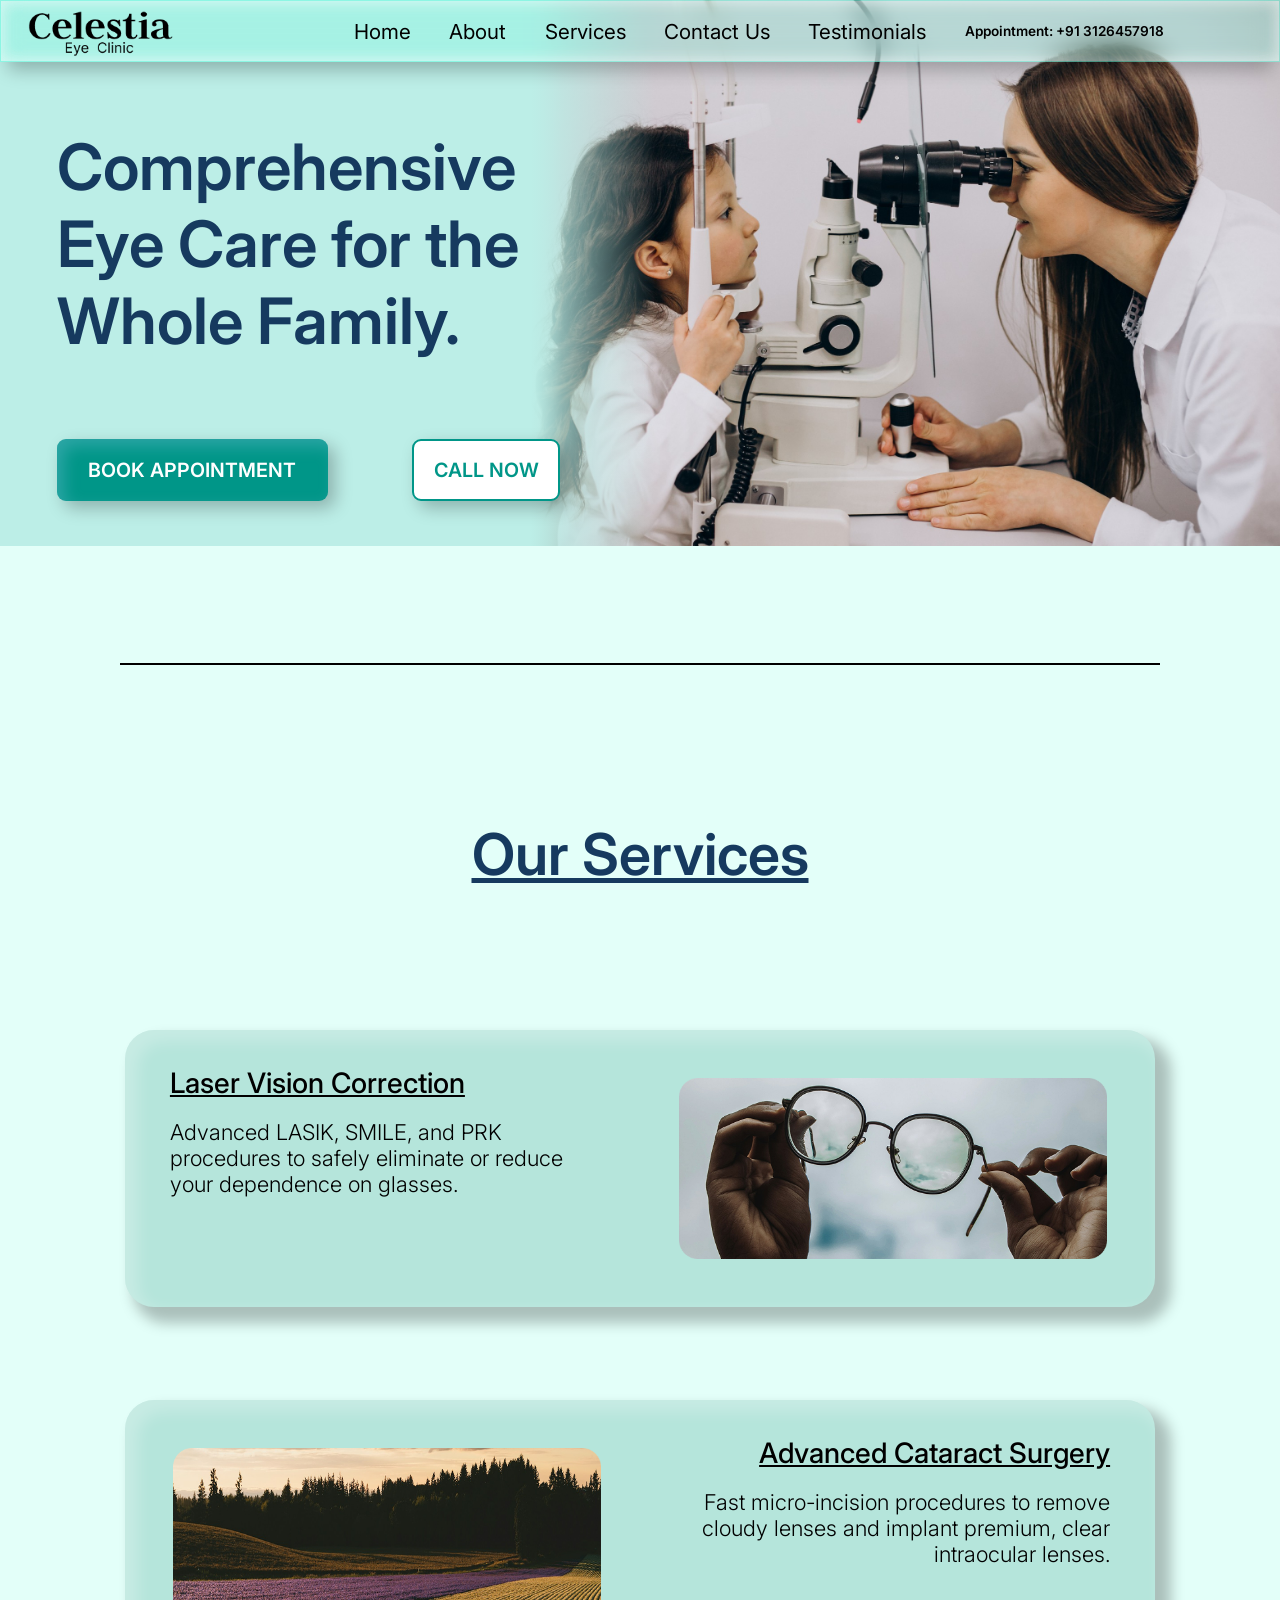
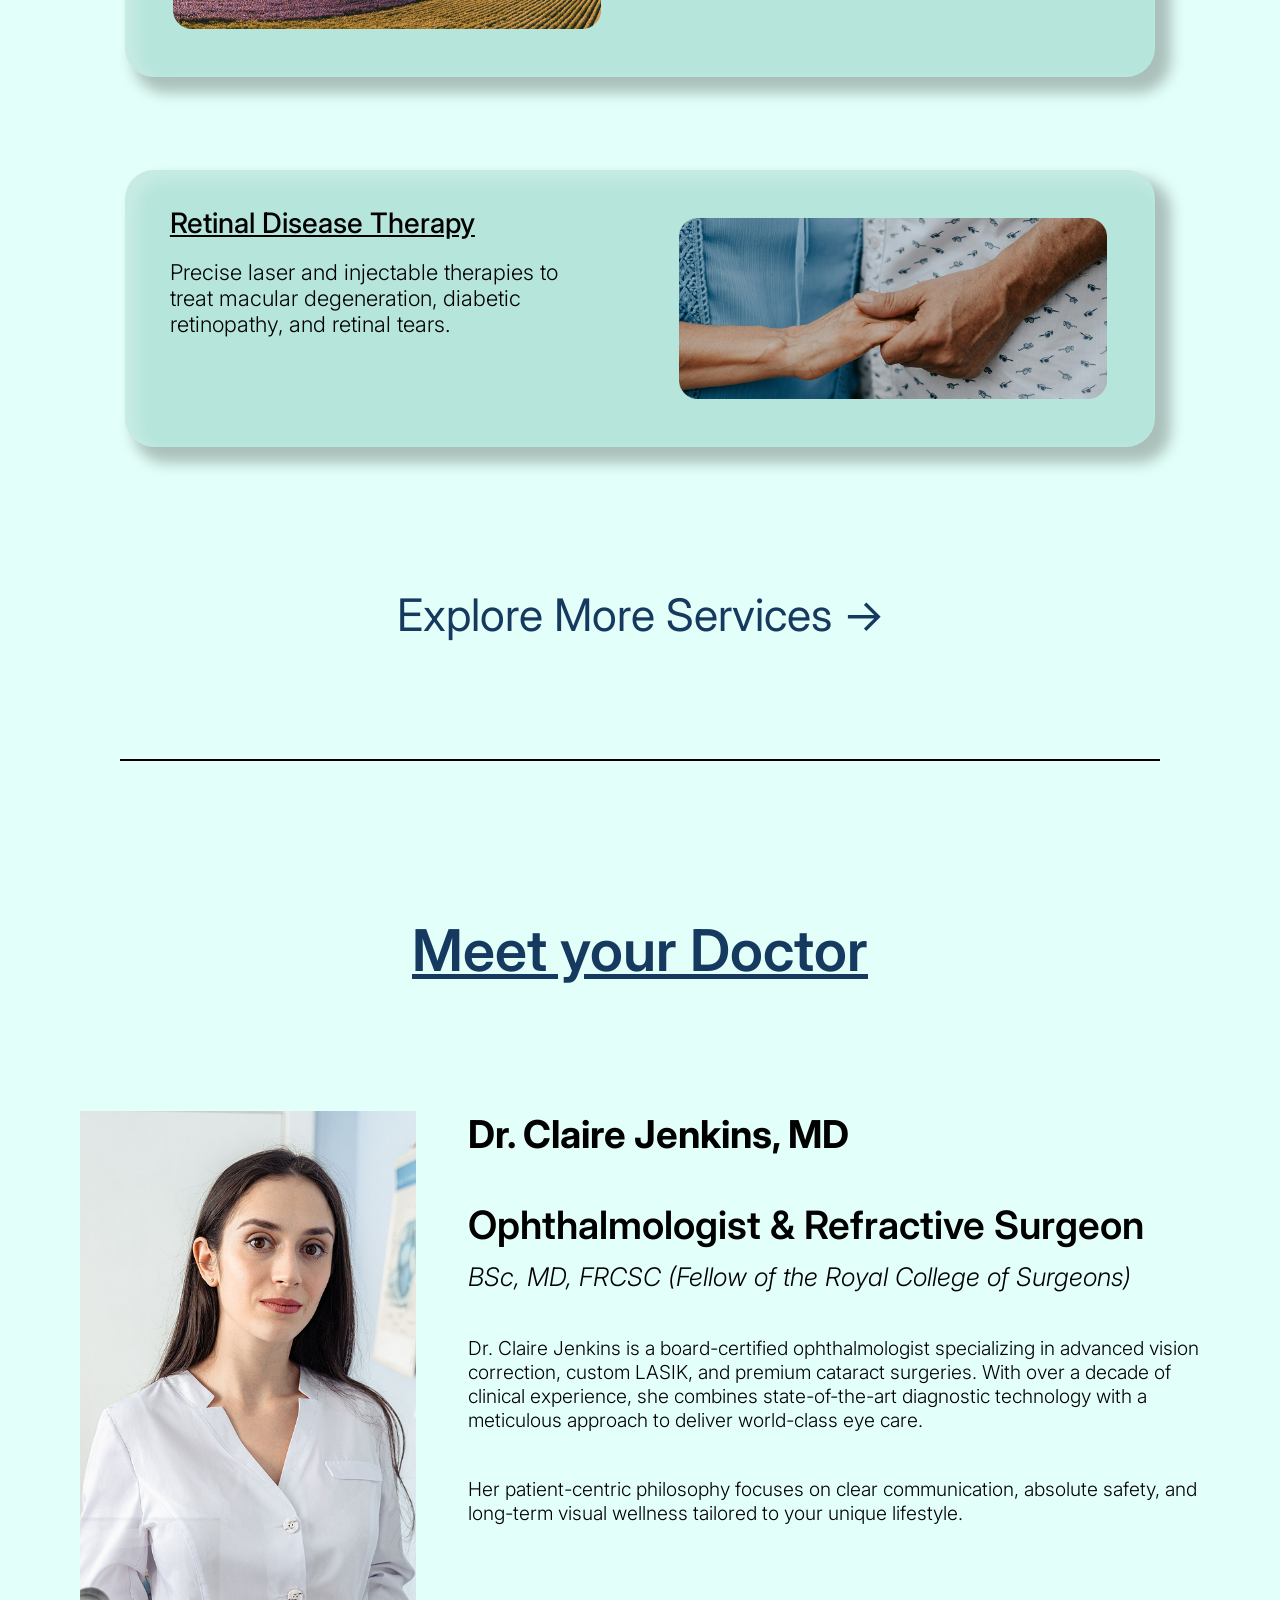
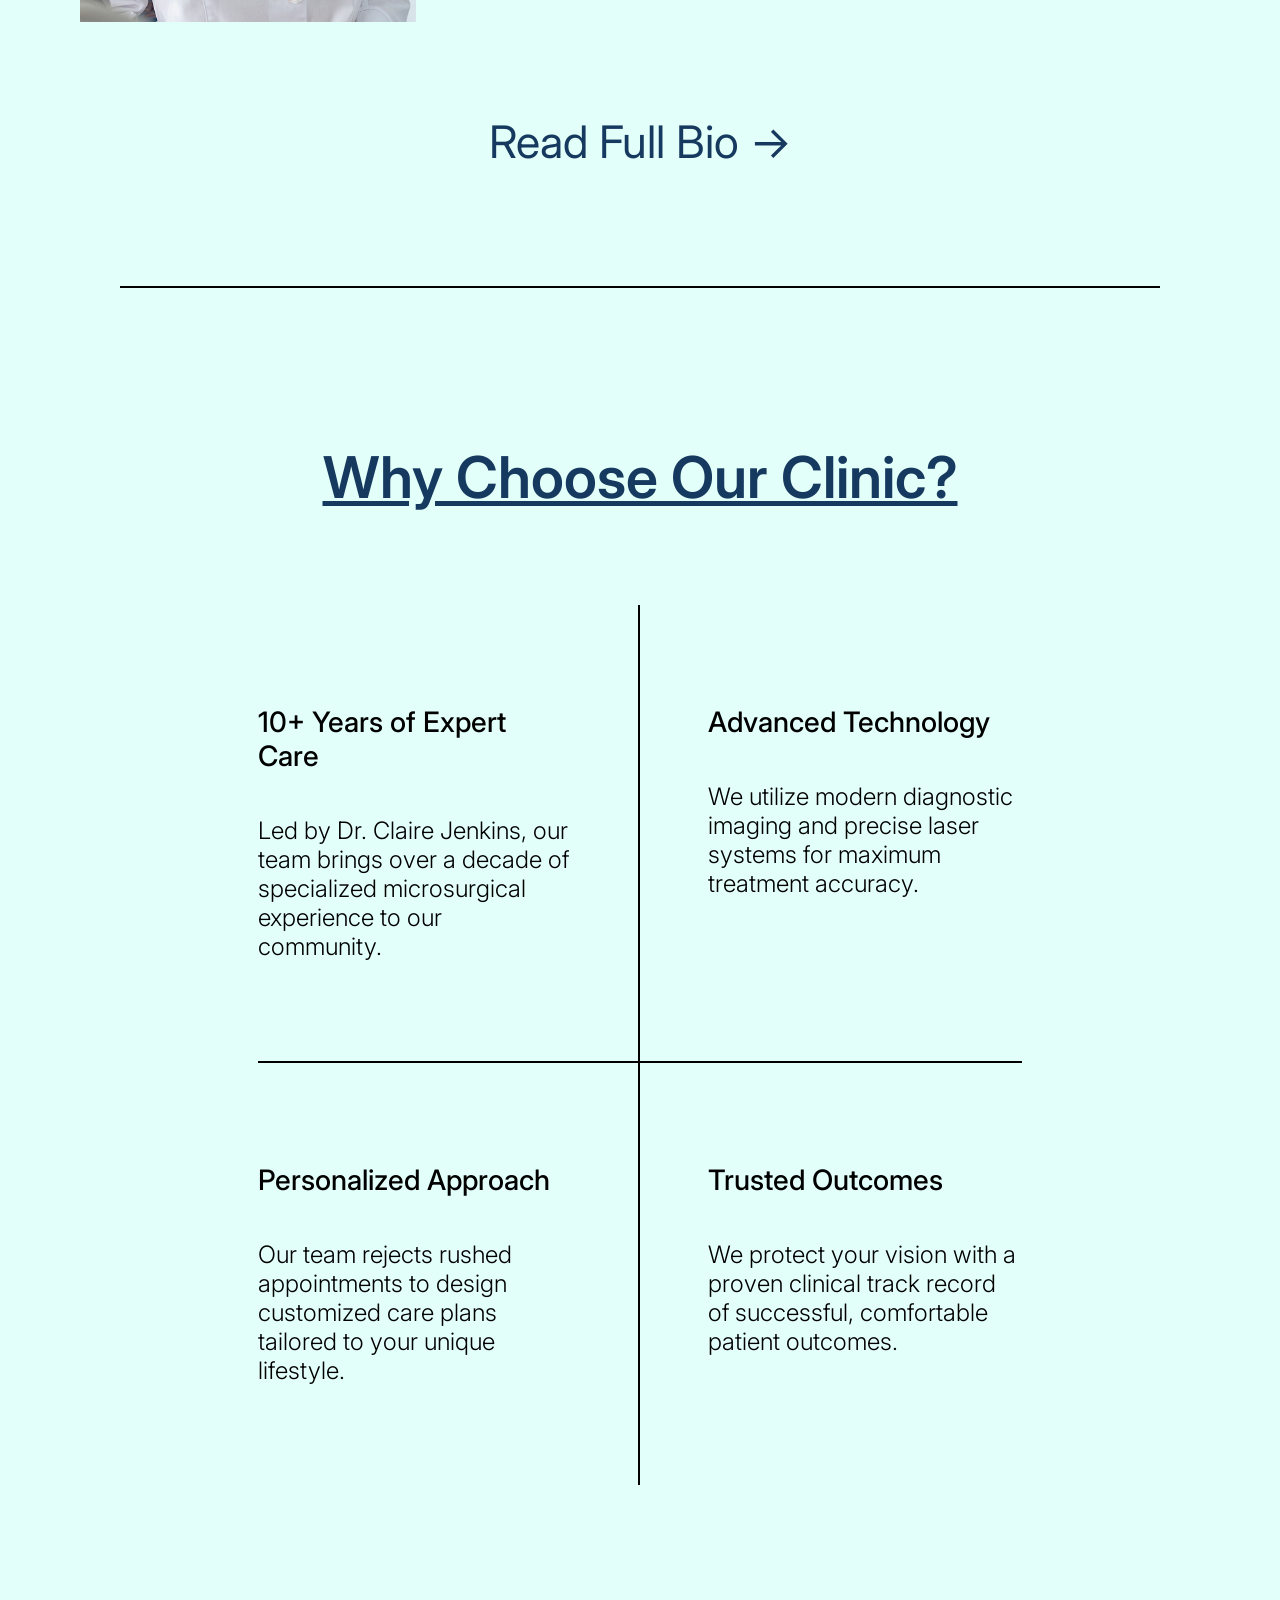
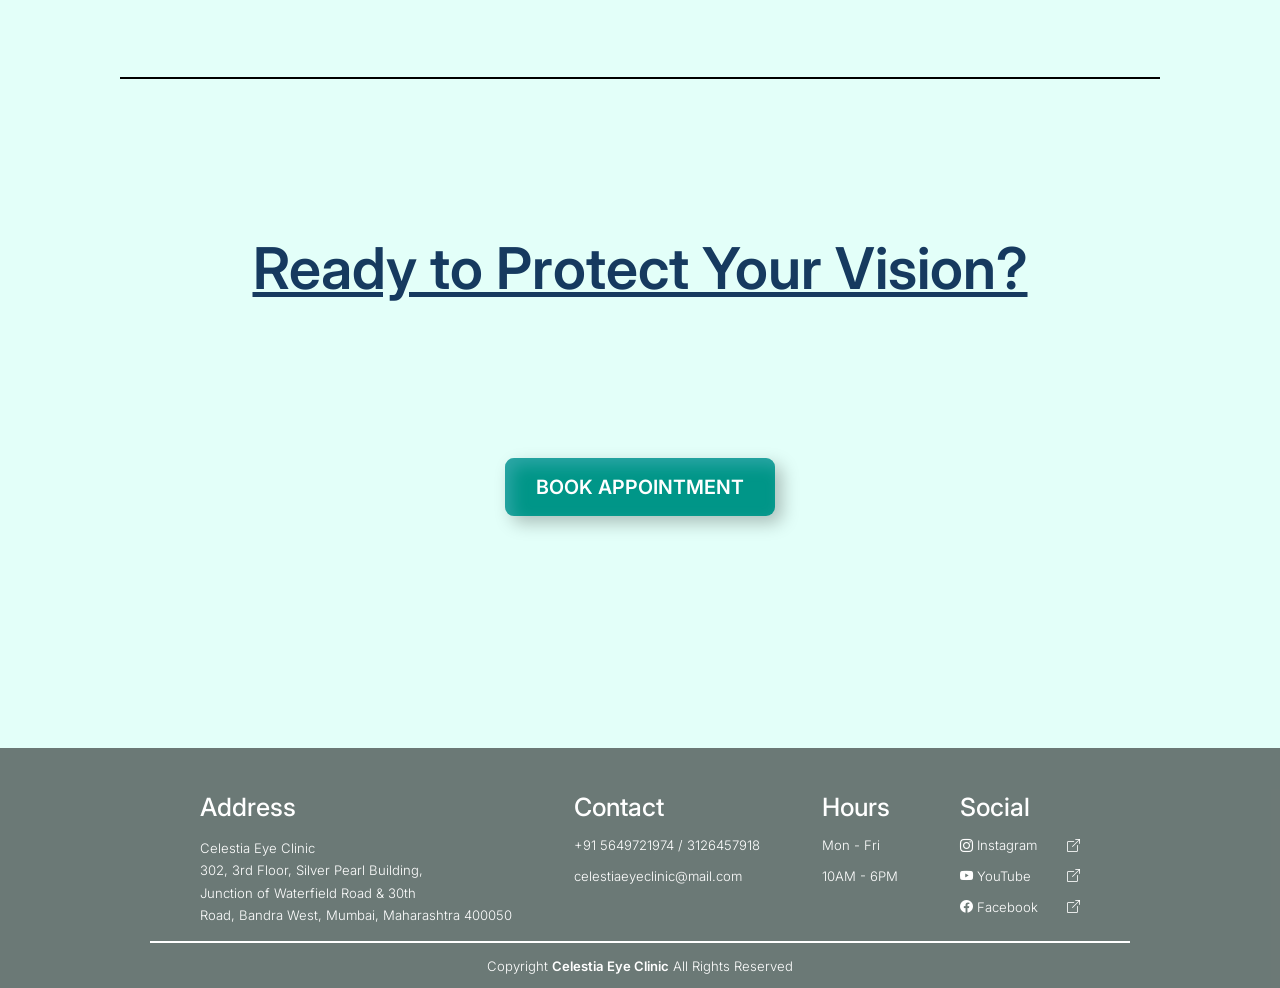
<file: index.html>
<!DOCTYPE html>
<html lang="en">
<head>
    <meta charset="UTF-8">
    <meta name="viewport" content="width=device-width, initial-scale=1.0">
    <title>Celestia Eye Clinic</title>

    <!--------------------- STYLESHEETS ---------------------->
    <link rel="stylesheet" href="./Stylesheets/base.css">
    <link rel="stylesheet" href="./Stylesheets/header.css">
    <link rel="stylesheet" href="./Stylesheets/footer.css">
    <link rel="stylesheet" href="./Stylesheets/index.css">
    <link rel="stylesheet" href="./Stylesheets/landscape.css">

    <!------------------ Embedded Fonts and Icons---------------->
    <link rel="preconnect" href="https://fonts.googleapis.com">
    <link rel="preconnect" href="https://fonts.gstatic.com" crossorigin>
    <link href="https://fonts.googleapis.com/css2?family=Inter:ital,opsz,wght@0,14..32,100..900;1,14..32,100..900&display=swap" rel="stylesheet">
    <link rel="stylesheet" href="https://cdn.jsdelivr.net/npm/bootstrap-icons@1.13.1/font/bootstrap-icons.min.css">

</head>
<body>

    <header>
        <div class="header-container">
            <div class="logo">
                <img src="./images/Logo Image.png" alt="Clinic Logo">
            </div>

            <ul class="nav-items" id="navItems">
                <li><a href="./index.html">Home</a></li>
                <li><a href="./about.html">About</a></li>
                <li><a href="./services.html">Services</a></li>
                <li><a href="./contact-us.html">Contact Us</a></li>
                <li><a href="./testimonial.html">Testimonials</a></li>
            </ul>
            <p class="header-aptmt">Appointment: +91 3126457918</p>

            <button class="nav-toggle" id="navToggle" aria-label="Toggle navigation menu" aria-expanded="false" aria-controls="navItems">
                <span></span>
                <span></span>
                <span></span>
            </button>
        </div>

    </header>

    <!-- -------------- HERO SECTION -------------- -->
    <main class="main-content">
        <section class="hero">
 
            <div class="hero-container">
                <div class="hero-content">
                    <h1>
                        Comprehensive<br>
                        Eye Care for the<br>
                        Whole Family.
                    </h1>

                    <div class="hero-buttons">
                        <button class="primary" id="appointmentBtn"> BOOK APPOINTMENT</button>
                        <button class="secondary">CALL NOW</button>
                    </div>
                </div>
            </div>
            <div class="hero-image">
                <img src="./images/Home page Image.jpg" alt="Eye clinic">
            </div>

        </section>

        <!--------------- APPOINTMENT FORM --------------->
        <div class="apntmt-form-div">
            <form class="apntmt-form" method="POST" novalidate>

                <p class="form-message" id="formMessage" role="alert" hidden></p>
                
                <div class="form-name-div">
                    <label for="name">Full Name</label>
                    <input type="text" id="name" name="name" placeholder=" eg: Akhil Kumar" required>
                </div>

                <div class="form-phone-div">
                    <label for="phone">Phone Number</label>
                    <input type="text" id="phone" name="phone" inputmode="numeric" minlength="10" maxlength="10" pattern="[0-9]{10}" required>
                </div>

                <div class="form-date-select">
                    <label for="date">Select available date</label>
                    <input type="date" id="date" name="date" required>
                </div>

                <div class="form-time-select">
                    <label for="time">Select available time</label>
                    <input type="time" id="time" name="time" required>
                </div>

                <div class="form-reason-div">
                    <label for="reason">Reason for visit</label>
                    <input type="text" id="reason" name="reason" required>
                </div>

                <div class="form-submit-btn">
                    <input class="form-btn" type="submit" value="Submit">
                </div>

                <div class="form-cancel-btn" id="appointmentCancBtn">
                    <input class="form-btn" type="button" value="Cancel">
                </div>
            </form>
        </div>
        <hr>

        <!-- ------------------- SERVICES SECTION ------------------- -->
        <section class="services">
            <h2 class="service-heading">Our Services</h2>

            <div class="service-card-container">
                <div class="service-card service-card-1">
                    <div class="service-text">
                        <p class="service-name">Laser Vision Correction</p>
                        <p class="service-desc">Advanced LASIK, SMILE, and PRK procedures to safely eliminate or reduce your dependence on glasses.</p>
                    </div>

                    <img class="service-card-image service-image-1" src="./images/HP_service_1__image.png">
                </div>

                <div class="service-card service-card-2">
                    <div class="service-text">
                        <p class="service-name">Advanced Cataract Surgery</p>
                        <p class="service-desc">Fast micro-incision procedures to remove cloudy lenses and implant premium, clear intraocular lenses.</p>
                    </div>

                    <img class="service-card-image service-image-2" src="./images/HP_service_2__image.png">
                </div>

                <div class="service-card service-card-3">
                    <div class="service-text">
                        <p class="service-name">Retinal Disease Therapy</p>
                        <p class="service-desc">Precise laser and injectable therapies to treat macular degeneration, diabetic retinopathy, and retinal tears.</p>
                    </div>

                    <img class="service-card-image service-image-3" src="./images/HP_service_3__image.png">
                </div>
            </div>

            <a class="service-learn-more" href="./services.html">Explore More Services →</a>
        </section>

        <hr>
        
        <!-- ----------------- MEET YOUR DOCTOR --------------- -->
        <section class="meet-your-doctor">
            <h2 class="doctor-heading">Meet your Doctor</h2>

            <div class="doc-info-container">
                <img src="./images/HP_Doctor_Img.png">

                <div class="doc-info">
                    <p class="doc-name">Dr. Claire Jenkins, MD</p>
                    <p class="doc-edu">Ophthalmologist & Refractive Surgeon</p>
                    <p class="doc-college">BSc, MD, FRCSC (Fellow of the Royal College of Surgeons)</p>
                    <p class="doc-para doc-desc-1">Dr. Claire Jenkins is a board-certified ophthalmologist specializing in advanced vision correction, custom LASIK, and premium cataract surgeries. With over a decade of clinical experience, she combines state-of-the-art diagnostic technology with a meticulous approach to deliver world-class eye care.</p>
                    <p class="doc-para doc-desc-2">Her patient-centric philosophy focuses on clear communication, absolute safety, and long-term visual wellness tailored to your unique lifestyle.</p>
                </div>
            </div>

            <a class="full-bio" href="./about.html#doctor">Read Full Bio →</a>
        </section>

        <hr>

        <section class="features-section">
            <h2 class="feature-heading">Why Choose Our Clinic?</h2>

            <section class="feature-grid">

                <div class="feature">
                    <h3>10+ Years of Expert Care</h3>
                    <p>
                        Led by Dr. Claire Jenkins, our team brings
                        over a decade of specialized microsurgical
                        experience to our community.
                    </p>
                </div>

                <div class="feature">
                    <h3>Advanced Technology</h3>
                    <p>
                        We utilize modern diagnostic imaging and
                        precise laser systems for maximum treatment
                        accuracy.
                    </p>
                </div>

                <div class="feature">
                    <h3>Personalized Approach</h3>
                    <p>
                        Our team rejects rushed appointments to design
                        customized care plans tailored to your unique lifestyle.
                    </p>
                </div>

                <div class="feature">
                    <h3>Trusted Outcomes</h3>
                    <p>
                        We protect your vision with a proven clinical track record
                        of successful, comfortable patient outcomes.
                    </p>
                </div>

            </section>
        </section>

        <hr>

        <section class="bottom-cta-section">
            <h2 class="bottom-cta-heading">Ready to Protect Your Vision?</h2>
            <button class="primary bottom-cta">BOOK APPOINTMENT</button>
        </section>
    </main>

    <footer class="footer">

        <div class="footer-container">
            <div class="footer-div">

                <div class="footer-content address-container">
                    <button  class="footer-toggle">
                        <h4 class="content-heading address-heading">Address</h4>
                        <i class="bi bi-chevron-down"></i>
                    </button>

                    <div class="footer-dropdown">
                        <p class="footer-content-details address-content">
                            Celestia Eye Clinic<br>
                            302, 3rd Floor, Silver Pearl Building,<br>
                            Junction of Waterfield Road & 30th<br>
                            Road, Bandra West, Mumbai, Maharashtra 400050
                        </p>
                    </div>
                </div>

                <div class="footer-content contact-container">
                    <button  class="footer-toggle">
                        <h4 class="content-heading contact-heading">Contact</h4>
                        <i class="bi bi-chevron-down"></i>
                    </button>

                    <div class="footer-dropdown">
                        <p class="footer-content-details">+91 5649721974 / 3126457918</p>
                        <p class="footer-content-details">celestiaeyeclinic@mail.com</p>
                    </div>
                </div>

                <div class="footer-content hours-container">
                    <button  class="footer-toggle">
                        <h4 class="content-heading hours-heading">Hours</h4>
                        <i class="bi bi-chevron-down"></i>
                    </button>

                    <div class="footer-dropdown">
                        <p class="footer-content-details">Mon - Fri</p>
                        <p class="footer-content-details">10AM - 6PM</p>
                    </div>
                </div>

                <div class="footer-content social-container">
                    <button  class="footer-toggle">
                        <h4 class="content-heading social-heading">Social</h4>
                        <i class="bi bi-chevron-down"></i>
                    </button>

                    <div class="footer-dropdown">
                        <a class="footer-content-details instagram" href="https://www.instagram.com/theshahmedia/" target="_blank" rel="noopener">
                            <span><i class="bi bi-instagram"></i> Instagram</span>
                            <i class="bi bi-box-arrow-up-right"></i>
                        </a>
                        <a class="footer-content-details youtube" href="https://www.youtube.com/@RishabhShahCreates" target="_blank" rel="noopener">
                            <span><i class="bi bi-youtube"></i> YouTube</span>
                            <i class="bi bi-box-arrow-up-right"></i>
                        </a>
                        <a class="footer-content-details facebook" href="https://www.facebook.com/people/The-Shah-Media/61550045405942/" target="_blank" rel="noopener">
                            <span><i class="bi bi-facebook"></i> Facebook</span>
                            <i class="bi bi-box-arrow-up-right"></i>
                        </a>
                    </div>
                </div>

            </div>
        </div>

        <hr class="footer-line">

        <p class="copyright">Copyright <span class="copyright-span">Celestia Eye Clinic</span> All Rights Reserved</p>
    </footer>

    <script>
        // 
        const toggles = document.querySelectorAll(".footer-toggle");
        toggles.forEach(toggle => {
            toggle.addEventListener("click", () => {
                toggle.classList.toggle("active");
                toggle.nextElementSibling.classList.toggle("active");
            })
        })

        // Mobile Navigation toggle
        const navToggle = document.getElementById('navToggle');
        const navItems = document.getElementById('navItems');

        navToggle.addEventListener('click', () => {
            const isOpen = navItems.classList.toggle('open');
            navToggle.classList.toggle('open', isOpen);
            navToggle.setAttribute('aria-expanded', isOpen);
        });

        // Close the menu after tapping a link (mobile UX)
        navItems.querySelectorAll('a').forEach((link) => {
            link.addEventListener('click', () => {
                navItems.classList.remove('open');
                navToggle.classList.remove('open');
                navToggle.setAttribute('aria-expanded', 'false');
            });
        });

        // Make nav menu appear after header
        const header = document.querySelector("header");
        function updateHeaderheight(){
            document.documentElement.style.setProperty(
                "--header-height",
                `${header.offsetHeight}px`
            );
        }
        updateHeaderheight();
        window.addEventListener("resize", updateHeaderheight);

        // Close the menu if the viewport is resized back up to desktop
        window.addEventListener('resize', () => {
            if (window.innerWidth > 900) {
                navItems.classList.remove('open');
                navToggle.classList.remove('open');
                navToggle.setAttribute('aria-expanded', 'false');
            }
        });

        // Book Appointment Form
        const appointmentBtn = document.querySelector("#appointmentBtn");
        const appointmentForm = document.querySelector(".apntmt-form-div");
        appointmentBtn.addEventListener("click", () => {
            appointmentForm.classList.add("open");
        })

        // Appointment Cancel btn function
        const appointmentCancBtn = document.querySelector("#appointmentCancBtn");
        appointmentCancBtn.addEventListener("click", () => {
            appointmentForm.classList.remove("open");
        })

        // Call Now function
        const callNow = document.querySelector(".secondary")
        callNow.addEventListener("click", () => {
            window.location.href = "tel:+91312457918";
        });

        const apptForm = document.querySelector(".apntmt-form");
        const formMessage = document.getElementById("formMessage");

        function showFormMessage(text, type){
            formMessage.textContent = text;
            formMessage.className = `form-message ${type}`;
            formMessage.hidden = false;
        }

        apptForm.addEventListener("submit", (e) => {
            e.preventDefault();
            apptForm.classList.add("was-validated");

            if (!apptForm.checkValidity()) {
                showFormMessage("Please fill in all fields correctly (phone must be 10 digits).", "error");
                apptForm.querySelector(":invalid").focus();
                return;
            }

            // TODO: send data to your backend
            showFormMessage("Thank you! We'll confirm your booking by a call.", "success");
            apptForm.reset();
            apptForm.classList.remove("was-validated");
        });

        apptForm.addEventListener("input", () => { formMessage.hidden = true; });

        // Bottom CTA function
        const bottomCta = document.querySelector(".bottom-cta");
        bottomCta.addEventListener("click", () => {
            appointmentForm.classList.add("open");
            setTimeout(() => {
                appointmentForm.scrollIntoView({ behavior: "smooth", block: "center" });
            }, 50);
        });
    </script>

</body>
</html>
</file>
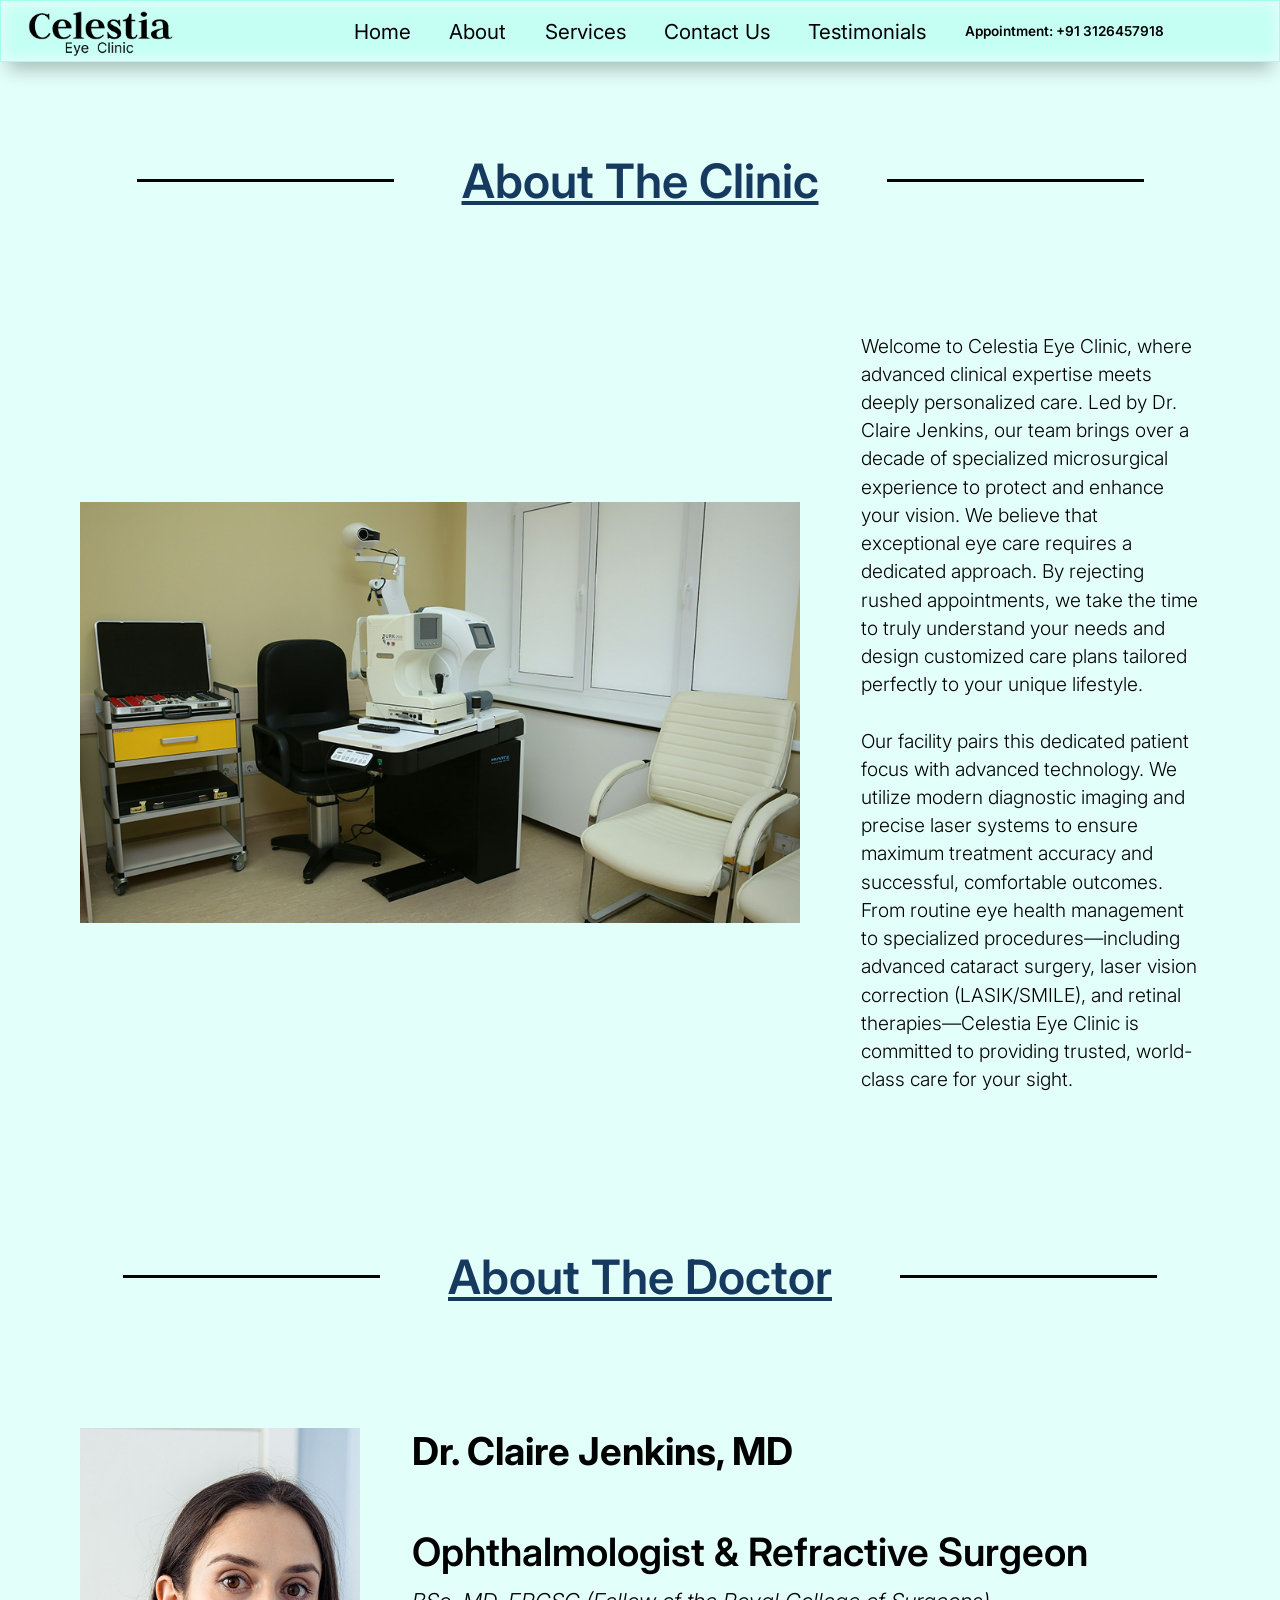
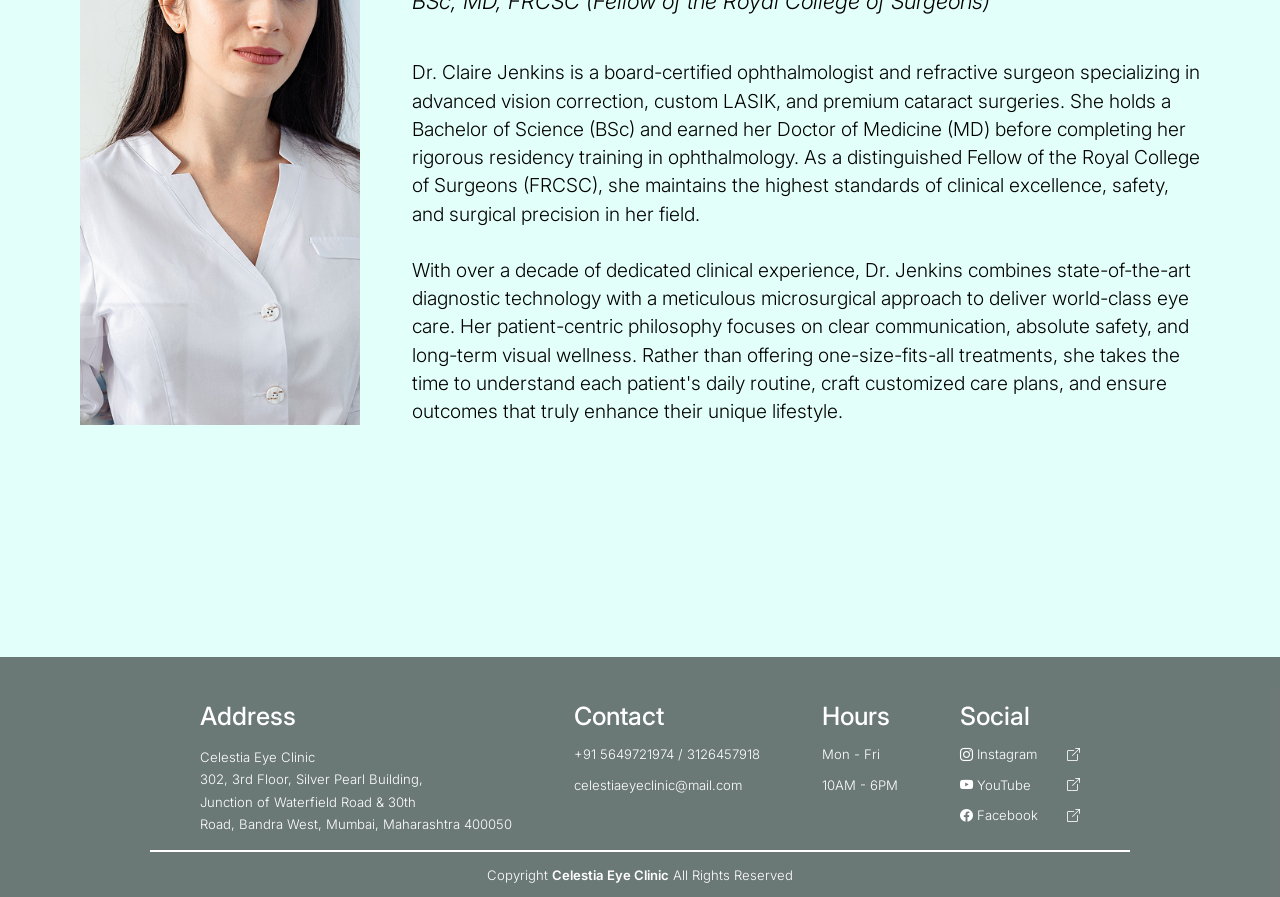
<file: about.html>
<!DOCTYPE html>
<html lang="en">
<head>
    <meta charset="UTF-8">
    <meta name="viewport" content="width=device-width, initial-scale=1.0">
    <title>Celestia Eye Clinic</title>

    <!--------------------- STYLESHEETS ---------------------->
    <link rel="stylesheet" href="./Stylesheets/base.css">
    <link rel="stylesheet" href="./Stylesheets/header.css">
    <link rel="stylesheet" href="./Stylesheets/footer.css">
    <link rel="stylesheet" href="./Stylesheets/about.css">
    <link rel="stylesheet" href="./Stylesheets/landscape.css">

    <!------------------ Embedded Fonts and Icons---------------->
    <link rel="preconnect" href="https://fonts.googleapis.com">
    <link rel="preconnect" href="https://fonts.gstatic.com" crossorigin>
    <link href="https://fonts.googleapis.com/css2?family=Inter:ital,opsz,wght@0,14..32,100..900;1,14..32,100..900&display=swap" rel="stylesheet">
    <link rel="stylesheet" href="https://cdn.jsdelivr.net/npm/bootstrap-icons@1.13.1/font/bootstrap-icons.min.css">

</head>
<body>

    <!-------------------- HEADER SECTION -------------------->
    <header>
        <div class="header-container">
            <div class="logo">
                <img src="./images/Logo Image.png" alt="Clinic Logo">
            </div>

            <ul class="nav-items" id="navItems">
                <li><a href="./index.html">Home</a></li>
                <li><a href="./about.html">About</a></li>
                <li><a href="./services.html">Services</a></li>
                <li><a href="./contact-us.html">Contact Us</a></li>
                <li><a href="./testimonial.html">Testimonials</a></li>
            </ul>
            <p class="header-aptmt">Appointment: +91 3126457918</p>

            <button class="nav-toggle" id="navToggle" aria-label="Toggle navigation menu" aria-expanded="false" aria-controls="navItems">
                <span></span>
                <span></span>
                <span></span>
            </button>
        </div>

    </header>

    <!----------------- ABOUT THE CLINIC -------------------->
    <main class="main-content">
        <section class="about-the-clinic">
            <div class="clinic-container">
                <div class="clinic-heading-div">
                    <h2 class="clinic-heading">About The Clinic</h2>
                </div>

                <div class="clinic-div">
                    <img src="./images/abt_clinic_photo.png">
                    <p class="clinic-para">
                        Welcome to Celestia Eye Clinic, where advanced clinical expertise meets deeply personalized care.
                        Led by Dr. Claire Jenkins, our team brings over a decade of specialized microsurgical experience to
                        protect and enhance your vision. We believe that exceptional eye care requires a dedicated approach.
                        By rejecting rushed appointments, we take the time to truly understand your needs and design customized
                        care plans tailored perfectly to your unique lifestyle.
                        <br>
                        <br>
                        Our facility pairs this dedicated patient focus with advanced technology. We utilize modern diagnostic
                        imaging and precise laser systems to ensure maximum treatment accuracy and successful, comfortable
                        outcomes. From routine eye health management to specialized procedures—including advanced cataract
                        surgery, laser vision correction (LASIK/SMILE), and retinal therapies—Celestia Eye Clinic is committed to
                        providing trusted, world-class care for your sight.
                    </p>
                </div>
            </div>
        </section>
        
        <!-- ----------------- MEET YOUR DOCTOR --------------- -->
        <section class="meet-your-doctor" id="doctor">
            <div class="doctor-container">
                <div class="doctor-heading-div">
                    <h2 class="doctor-heading">About The Doctor</h2>
                </div>

                <div class="doc-info-container">
                    <img src="./images/HP_Doctor_Img.png">

                    <div class="doc-info">
                        <p class="doc-name">Dr. Claire Jenkins, MD</p>
                        <p class="doc-edu">Ophthalmologist & Refractive Surgeon</p>
                        <p class="doc-college">BSc, MD, FRCSC (Fellow of the Royal College of Surgeons)</p>
                        <p class="doc-para">
                            Dr. Claire Jenkins is a board-certified ophthalmologist and refractive
                            surgeon specializing in advanced vision correction, custom LASIK, and premium cataract surgeries.
                            She holds a Bachelor of Science (BSc) and earned her Doctor of Medicine (MD) before completing her
                            rigorous residency training in ophthalmology. As a distinguished Fellow of the Royal College of Surgeons
                            (FRCSC), she maintains the highest standards of clinical excellence, safety, and surgical precision in her field.
                            <br>
                            <br>
                            With over a decade of dedicated clinical experience, Dr. Jenkins combines state-of-the-art diagnostic
                            technology with a meticulous microsurgical approach to deliver world-class eye care. Her patient-centric
                            philosophy focuses on clear communication, absolute safety, and long-term visual wellness. Rather than
                            offering one-size-fits-all treatments, she takes the time to understand each patient's daily routine, craft
                            customized care plans, and ensure outcomes that truly enhance their unique lifestyle.
                        </p>
                    </div>
                </div>
            </div>
        </section>
    </main>

    <!--------------------- FOOTER SECTION ----------------------->
    <footer class="footer">

        <div class="footer-container">
            <div class="footer-div">

                <div class="footer-content address-container">
                    <button  class="footer-toggle">
                        <h4 class="content-heading address-heading">Address</h4>
                        <i class="bi bi-chevron-down"></i>
                    </button>

                    <div class="footer-dropdown">
                        <p class="footer-content-details address-content">
                            Celestia Eye Clinic<br>
                            302, 3rd Floor, Silver Pearl Building,<br>
                            Junction of Waterfield Road & 30th<br>
                            Road, Bandra West, Mumbai, Maharashtra 400050
                        </p>
                    </div>
                </div>

                <div class="footer-content contact-container">
                    <button  class="footer-toggle">
                        <h4 class="content-heading contact-heading">Contact</h4>
                        <i class="bi bi-chevron-down"></i>
                    </button>

                    <div class="footer-dropdown">
                        <p class="footer-content-details">+91 5649721974 / 3126457918</p>
                        <p class="footer-content-details">celestiaeyeclinic@mail.com</p>
                    </div>
                </div>

                <div class="footer-content hours-container">
                    <button  class="footer-toggle">
                        <h4 class="content-heading hours-heading">Hours</h4>
                        <i class="bi bi-chevron-down"></i>
                    </button>

                    <div class="footer-dropdown">
                        <p class="footer-content-details">Mon - Fri</p>
                        <p class="footer-content-details">10AM - 6PM</p>
                    </div>
                </div>

                <div class="footer-content social-container">
                    <button  class="footer-toggle">
                        <h4 class="content-heading social-heading">Social</h4>
                        <i class="bi bi-chevron-down"></i>
                    </button>

                    <div class="footer-dropdown">
                        <a class="footer-content-details instagram" href="https://www.instagram.com/theshahmedia/" target="_blank" rel="noopener">
                            <span><i class="bi bi-instagram"></i> Instagram</span>
                            <i class="bi bi-box-arrow-up-right"></i>
                        </a>
                        <a class="footer-content-details youtube" href="https://www.youtube.com/@RishabhShahCreates" target="_blank" rel="noopener">
                            <span><i class="bi bi-youtube"></i> YouTube</span>
                            <i class="bi bi-box-arrow-up-right"></i>
                        </a>
                        <a class="footer-content-details facebook" href="https://www.facebook.com/people/The-Shah-Media/61550045405942/" target="_blank" rel="noopener">
                            <span><i class="bi bi-facebook"></i> Facebook</span>
                            <i class="bi bi-box-arrow-up-right"></i>
                        </a>
                    </div>
                </div>

            </div>
            <hr class="footer-line">

            <p class="copyright">Copyright <span class="copyright-span">Celestia Eye Clinic</span> All Rights Reserved</p>
        </div>
    </footer>

    <script>
        // 
        const toggles = document.querySelectorAll(".footer-toggle");
        toggles.forEach(toggle => {
            toggle.addEventListener("click", () => {
                toggle.classList.toggle("active");
                toggle.nextElementSibling.classList.toggle("active");
            })
        })

        // Mobile Navigation toggle
        const navToggle = document.getElementById('navToggle');
        const navItems = document.getElementById('navItems');

        navToggle.addEventListener('click', () => {
            const isOpen = navItems.classList.toggle('open');
            navToggle.classList.toggle('open', isOpen);
            navToggle.setAttribute('aria-expanded', isOpen);
        });

        // Close the menu after tapping a link (mobile UX)
        navItems.querySelectorAll('a').forEach((link) => {
            link.addEventListener('click', () => {
                navItems.classList.remove('open');
                navToggle.classList.remove('open');
                navToggle.setAttribute('aria-expanded', 'false');
            });
        });

        // Make nav menu appear after header
        const header = document.querySelector("header");
        function updateHeaderheight(){
            document.documentElement.style.setProperty(
                "--header-height",
                `${header.offsetHeight}px`
            );
        }
        updateHeaderheight();
        window.addEventListener("resize", updateHeaderheight);

        // Close the menu if the viewport is resized back up to desktop
        window.addEventListener('resize', () => {
            if (window.innerWidth > 900) {
                navItems.classList.remove('open');
                navToggle.classList.remove('open');
                navToggle.setAttribute('aria-expanded', 'false');
            }
        });
    </script>

</body>
</html>
</file>
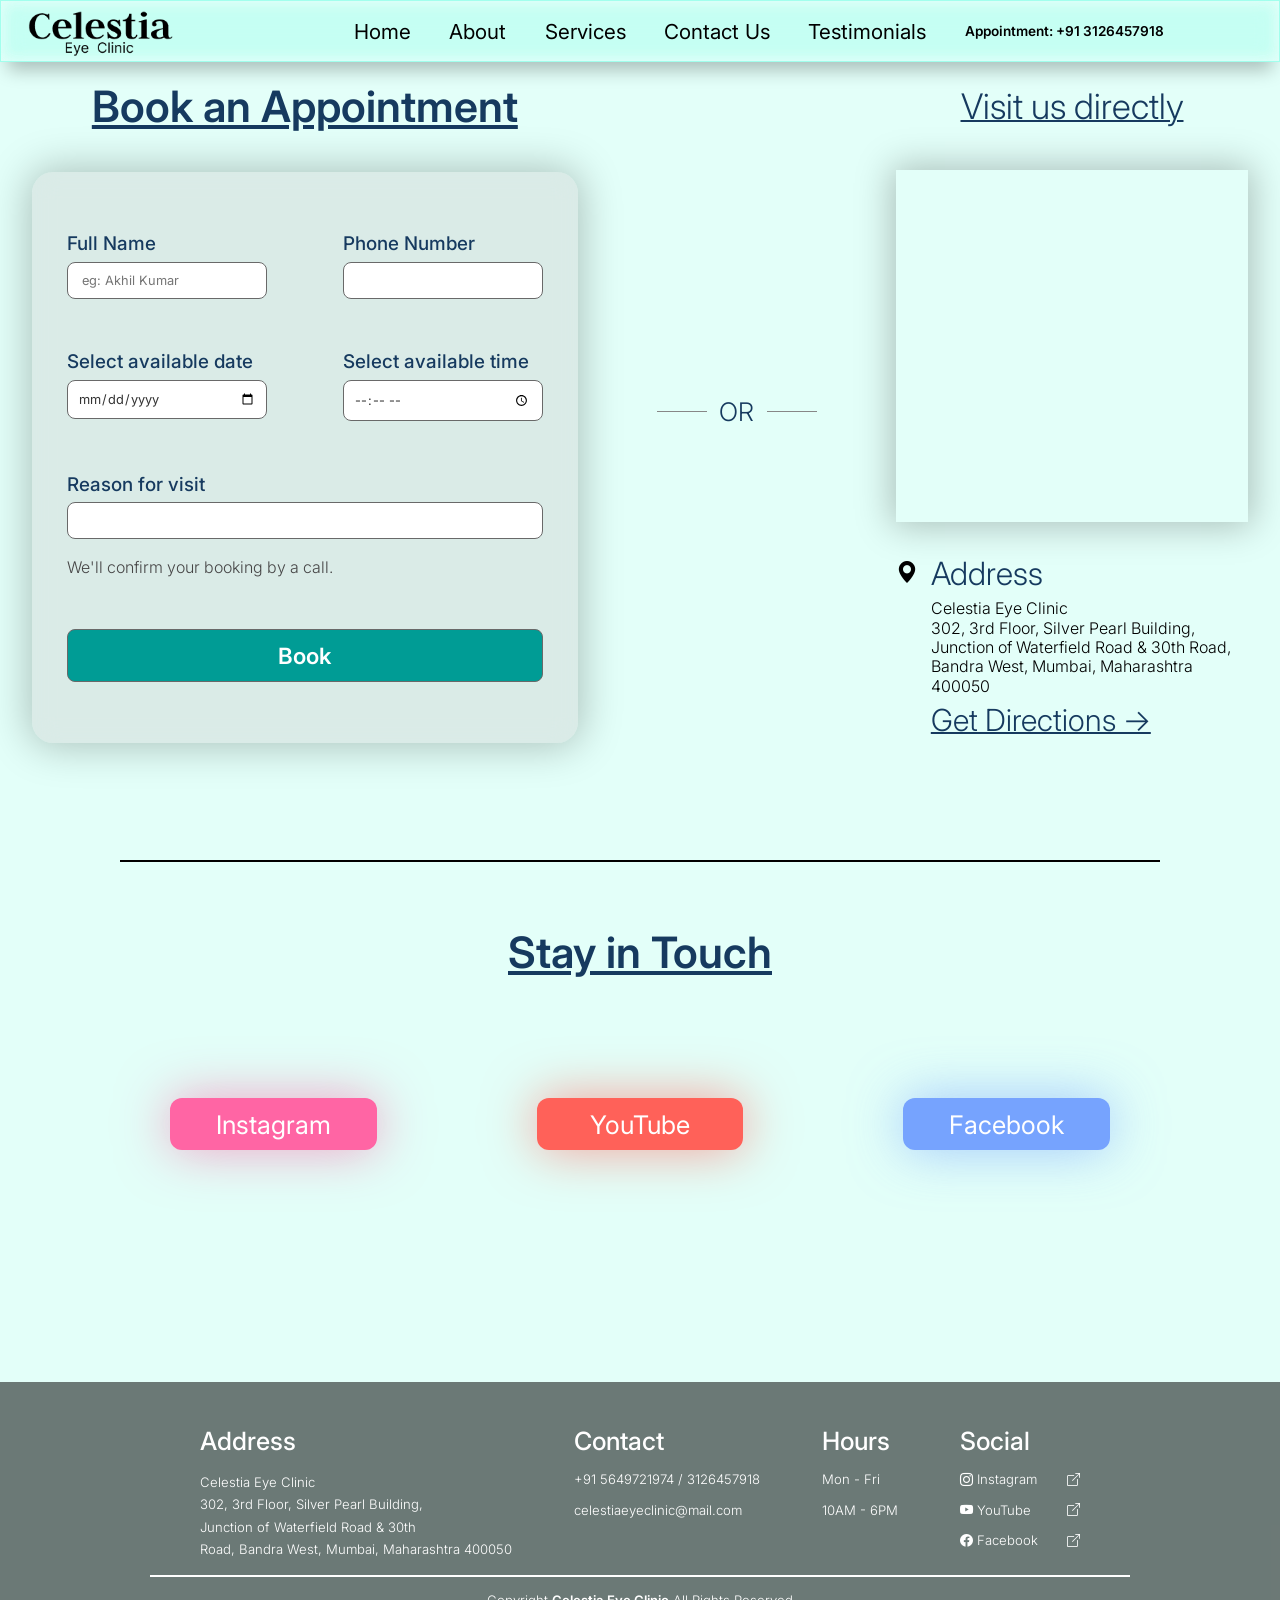
<file: contact-us.html>
<!DOCTYPE html>
<html lang="en">
<head>
    <meta charset="UTF-8">
    <meta name="viewport" content="width=device-width, initial-scale=1.0">
    <title>Celestia Eye Clinic</title>

    <!--------------------- STYLESHEETS ---------------------->
    <link rel="stylesheet" href="./Stylesheets/base.css">
    <link rel="stylesheet" href="./Stylesheets/header.css">
    <link rel="stylesheet" href="./Stylesheets/footer.css">
    <link rel="stylesheet" href="./Stylesheets/contact-us.css">
    <link rel="stylesheet" href="./Stylesheets/landscape.css">

    <!------------------ Embedded Fonts and Icons---------------->
    <link rel="preconnect" href="https://fonts.googleapis.com">
    <link rel="preconnect" href="https://fonts.gstatic.com" crossorigin>
    <link href="https://fonts.googleapis.com/css2?family=Inter:ital,opsz,wght@0,14..32,100..900;1,14..32,100..900&display=swap" rel="stylesheet">
    <link rel="stylesheet" href="https://cdn.jsdelivr.net/npm/bootstrap-icons@1.13.1/font/bootstrap-icons.min.css">

</head>
<body>

    <!-------------------- HEADER SECTION -------------------->
    <header>
        <div class="header-container">
            <div class="logo">
                <img src="./images/Logo Image.png" alt="Clinic Logo">
            </div>

            <ul class="nav-items" id="navItems">
                <li><a href="./index.html">Home</a></li>
                <li><a href="./about.html">About</a></li>
                <li><a href="./services.html">Services</a></li>
                <li><a href="./contact-us.html">Contact Us</a></li>
                <li><a href="./testimonial.html">Testimonials</a></li>
            </ul>
            <p class="header-aptmt">Appointment: +91 3126457918</p>

            <button class="nav-toggle" id="navToggle" aria-label="Toggle navigation menu" aria-expanded="false" aria-controls="navItems">
                <span></span>
                <span></span>
                <span></span>
            </button>
        </div>

    </header>

    <main class="main-content">

        <!------------------- CONTACT SECTION -------------------->
        <section class="contact-section">
            <div class="contact-div">

                <!--------------- Form Div--------------->
                <div class="form-div">
                    <h2 class="form-heading">Book an Appointment</h2>

                    <div class="form-bg-div">
                        <form id="contactForm" novalidate>
                            <div class="form-name-div">
                                <label for="name">Full Name</label>
                                <input type="text" id="name" name="name" placeholder=" eg: Akhil Kumar" required>
                            </div>

                            <div class="form-phone-div">
                                <label for="phone">Phone Number</label>
                                <input type="text" id="phone" name="phone" inputmode="numeric" minlength="10" maxlength="10" pattern="[0-9]{10}" required>
                            </div>

                            <div class="form-date-select">
                                <label for="date">Select available date</label>
                                <input type="date" id="date" name="date" required>
                            </div>

                            <div class="form-time-select">
                                <label for="time">Select available time</label>
                                <input type="time" id="time" name="time" required>
                            </div>

                            <div class="form-reason-div">
                                <label for="reason">Reason for visit</label>
                                <input type="text" id="reason" name="reason" required>
                            </div>

                            <div class="form-note-div">
                                <label class="note-label">We'll confirm your booking by a call.</label>
                            </div>

                            <p class="form-message" id="formMessage" role="alert" hidden></p>

                            <div class="form-submit-btn">
                                <input class="form-btn" type="submit" value="Book">
                            </div>

                        </form>
                    </div>
                </div>

                <div class="or-text-div">
                    <h4>OR</h4>
                </div>

                <!-- ------------- MAP SECTION --------------- -->
                <div class="contact-map-div">
                    <h3 class="contact-map-heading">Visit us directly</h3>
                    <div class="google-map-div">
                        <iframe 
                            title="Celestia Eye Clinic location"
                            src="https://www.google.com/maps/embed?pb=!1m16!1m12!1m3!1d755.5068957108817!2d72.83399533085242!3d19.062110740804513!2m3!1f0!2f0!3f0!3m2!1i1024!2i768!4f13.1!2m1!1s302%2C%203rd%20Floor%2C%20Silver%20Pearl%20Building%2CJunction%20of%20Waterfield%20Road%20%26%2030th%20Road%2CBandra%20West%2C%20Mumbai%2C%20Maharashtra%20400050!5e0!3m2!1sen!2sin!4v1788752774085!5m2!1sen!2sin" width="417" height="417" style="border:0;" allowfullscreen="" loading="lazy" referrerpolicy="strict-origin-when-cross-origin">
                        </iframe>
                    </div>
                    <div class="addr-div">
                        <i class="bi bi-geo-alt-fill"></i>
                        
                        <div class="addr-content-r">
                            <h5 class="addr-heading">Address</h5>
                            <p class="address">
                                Celestia Eye Clinic<br>
                                302, 3rd Floor, Silver Pearl Building,<br>
                                Junction of Waterfield Road & 30th Road,<br>
                                Bandra West, Mumbai, Maharashtra 400050
                            </p>
                            <a class="direction-para"
                                    href="https://www.google.com/maps/dir/?api=1&destination=Celestia+Eye+Clinic+Silver+Pearl+Building+Waterfield+Road+Bandra+West+Mumbai+400050"
                                    target="_blank" rel="noopener">Get Directions →</a>
                        </div>
                    </div>
                </div>

            </div>
        </section>

        <hr>

        <!-- --------------- SOCIAL SECTION ---------------- -->
        <section class="social-section">
            <h2 class="social-section-heading">Stay in Touch</h2>
            <div class="social-btns-div">
                <a class="social-btn instagram-btn" href="https://www.instagram.com/theshahmedia/" target="_blank" rel="noopener">Instagram</a>
                <a class="social-btn youtube-btn" href="https://www.youtube.com/@RishabhShahCreates" target="_blank" rel="noopener">YouTube</a>
                <a class="social-btn facebook-btn" href="https://www.facebook.com/people/The-Shah-Media/61550045405942/" target="_blank" rel="noopener">Facebook</a>
            </div>
        </section>

    </main>

    <!--------------------- FOOTER SECTION ----------------------->
    <footer class="footer">

        <div class="footer-container">
            <div class="footer-div">

                <div class="footer-content address-container">
                    <button  class="footer-toggle">
                        <h4 class="content-heading address-heading">Address</h4>
                        <i class="bi bi-chevron-down"></i>
                    </button>

                    <div class="footer-dropdown">
                        <p class="footer-content-details address-content">
                            Celestia Eye Clinic<br>
                            302, 3rd Floor, Silver Pearl Building,<br>
                            Junction of Waterfield Road & 30th<br>
                            Road, Bandra West, Mumbai, Maharashtra 400050
                        </p>
                    </div>
                </div>

                <div class="footer-content contact-container">
                    <button  class="footer-toggle">
                        <h4 class="content-heading contact-heading">Contact</h4>
                        <i class="bi bi-chevron-down"></i>
                    </button>

                    <div class="footer-dropdown">
                        <p class="footer-content-details">+91 5649721974 / 3126457918</p>
                        <p class="footer-content-details">celestiaeyeclinic@mail.com</p>
                    </div>
                </div>

                <div class="footer-content hours-container">
                    <button  class="footer-toggle">
                        <h4 class="content-heading hours-heading">Hours</h4>
                        <i class="bi bi-chevron-down"></i>
                    </button>

                    <div class="footer-dropdown">
                        <p class="footer-content-details">Mon - Fri</p>
                        <p class="footer-content-details">10AM - 6PM</p>
                    </div>
                </div>

                <div class="footer-content social-container">
                    <button  class="footer-toggle">
                        <h4 class="content-heading social-heading">Social</h4>
                        <i class="bi bi-chevron-down"></i>
                    </button>

                    <div class="footer-dropdown">
                        <a class="footer-content-details instagram" href="https://www.instagram.com/theshahmedia/" target="_blank" rel="noopener">
                            <span><i class="bi bi-instagram"></i> Instagram</span>
                            <i class="bi bi-box-arrow-up-right"></i>
                        </a>
                        <a class="footer-content-details youtube" href="https://www.youtube.com/@RishabhShahCreates" target="_blank" rel="noopener">
                            <span><i class="bi bi-youtube"></i> YouTube</span>
                            <i class="bi bi-box-arrow-up-right"></i>
                        </a>
                        <a class="footer-content-details facebook" href="https://www.facebook.com/people/The-Shah-Media/61550045405942/" target="_blank" rel="noopener">
                            <span><i class="bi bi-facebook"></i> Facebook</span>
                            <i class="bi bi-box-arrow-up-right"></i>
                        </a>
                    </div>
                </div>

            </div>
            <hr class="footer-line">

            <p class="copyright">Copyright <span class="copyright-span">Celestia Eye Clinic</span> All Rights Reserved</p>
        </div>
    </footer>

    <script>
        const toggles = document.querySelectorAll(".footer-toggle");
        toggles.forEach((toggle) => {
            toggle.addEventListener("click", () => {
                toggle.classList.toggle("active");
                toggle.nextElementSibling.classList.toggle("active");
            });
        });

        const navToggle = document.getElementById("navToggle");
        const navItems = document.getElementById("navItems");
        const header = document.querySelector("header");

        navToggle.addEventListener("click", () => {
            const isOpen = navItems.classList.toggle("open");
            navToggle.classList.toggle("open", isOpen);
            navToggle.setAttribute("aria-expanded", isOpen);
        });

        navItems.querySelectorAll("a").forEach((link) => {
            link.addEventListener("click", () => {
                navItems.classList.remove("open");
                navToggle.classList.remove("open");
                navToggle.setAttribute("aria-expanded", "false");
            });
        });

        function updateHeaderHeight() {
            document.documentElement.style.setProperty(
                "--header-height",
                `${header.offsetHeight}px`
            );
        }

        updateHeaderHeight();
        window.addEventListener("resize", updateHeaderHeight);

        window.addEventListener("resize", () => {
            if (window.innerWidth > 900) {
                navItems.classList.remove("open");
                navToggle.classList.remove("open");
                navToggle.setAttribute("aria-expanded", "false");
            }
        });

        const contactForm = document.getElementById("contactForm");
        const formMessage = document.getElementById("formMessage");

        function showFormMessage(text, type){
            formMessage.textContent = text;
            formMessage.className = `form-message ${type}`;
            formMessage.hidden = false;
        }

        contactForm.addEventListener("submit", (e) => {
            e.preventDefault();
            contactForm.classList.add("was-validated");

            if (!contactForm.checkValidity()) {
                showFormMessage("Please fill in all fields correctly (phone must be 10 digits).", "error");
                contactForm.querySelector(":invalid").focus();
                return;
            }

            // TODO: send data to your backend
            showFormMessage("Thank you! We'll confirm your booking by a call.", "success");
            contactForm.reset();
            contactForm.classList.remove("was-validated");
        });
        contactForm.addEventListener("input", () => { formMessage.hidden = true; });


    </script>
</file>
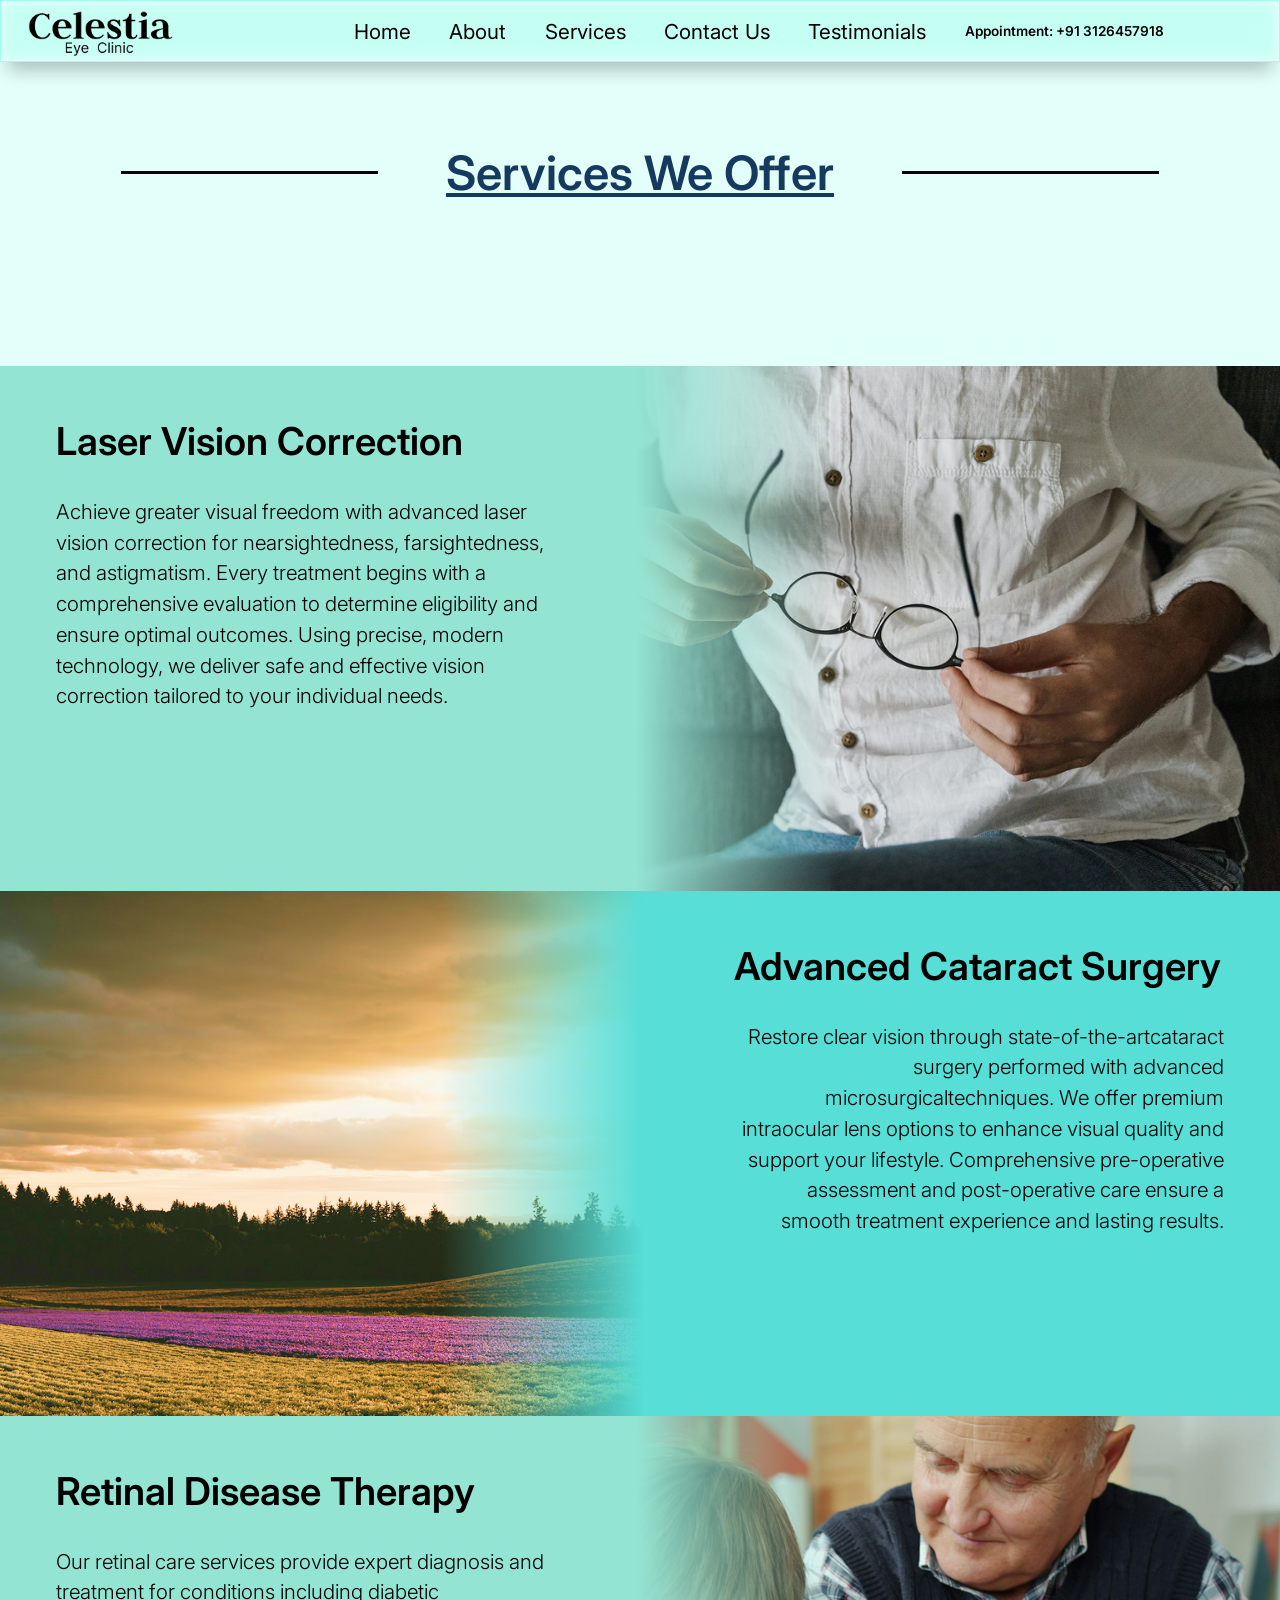
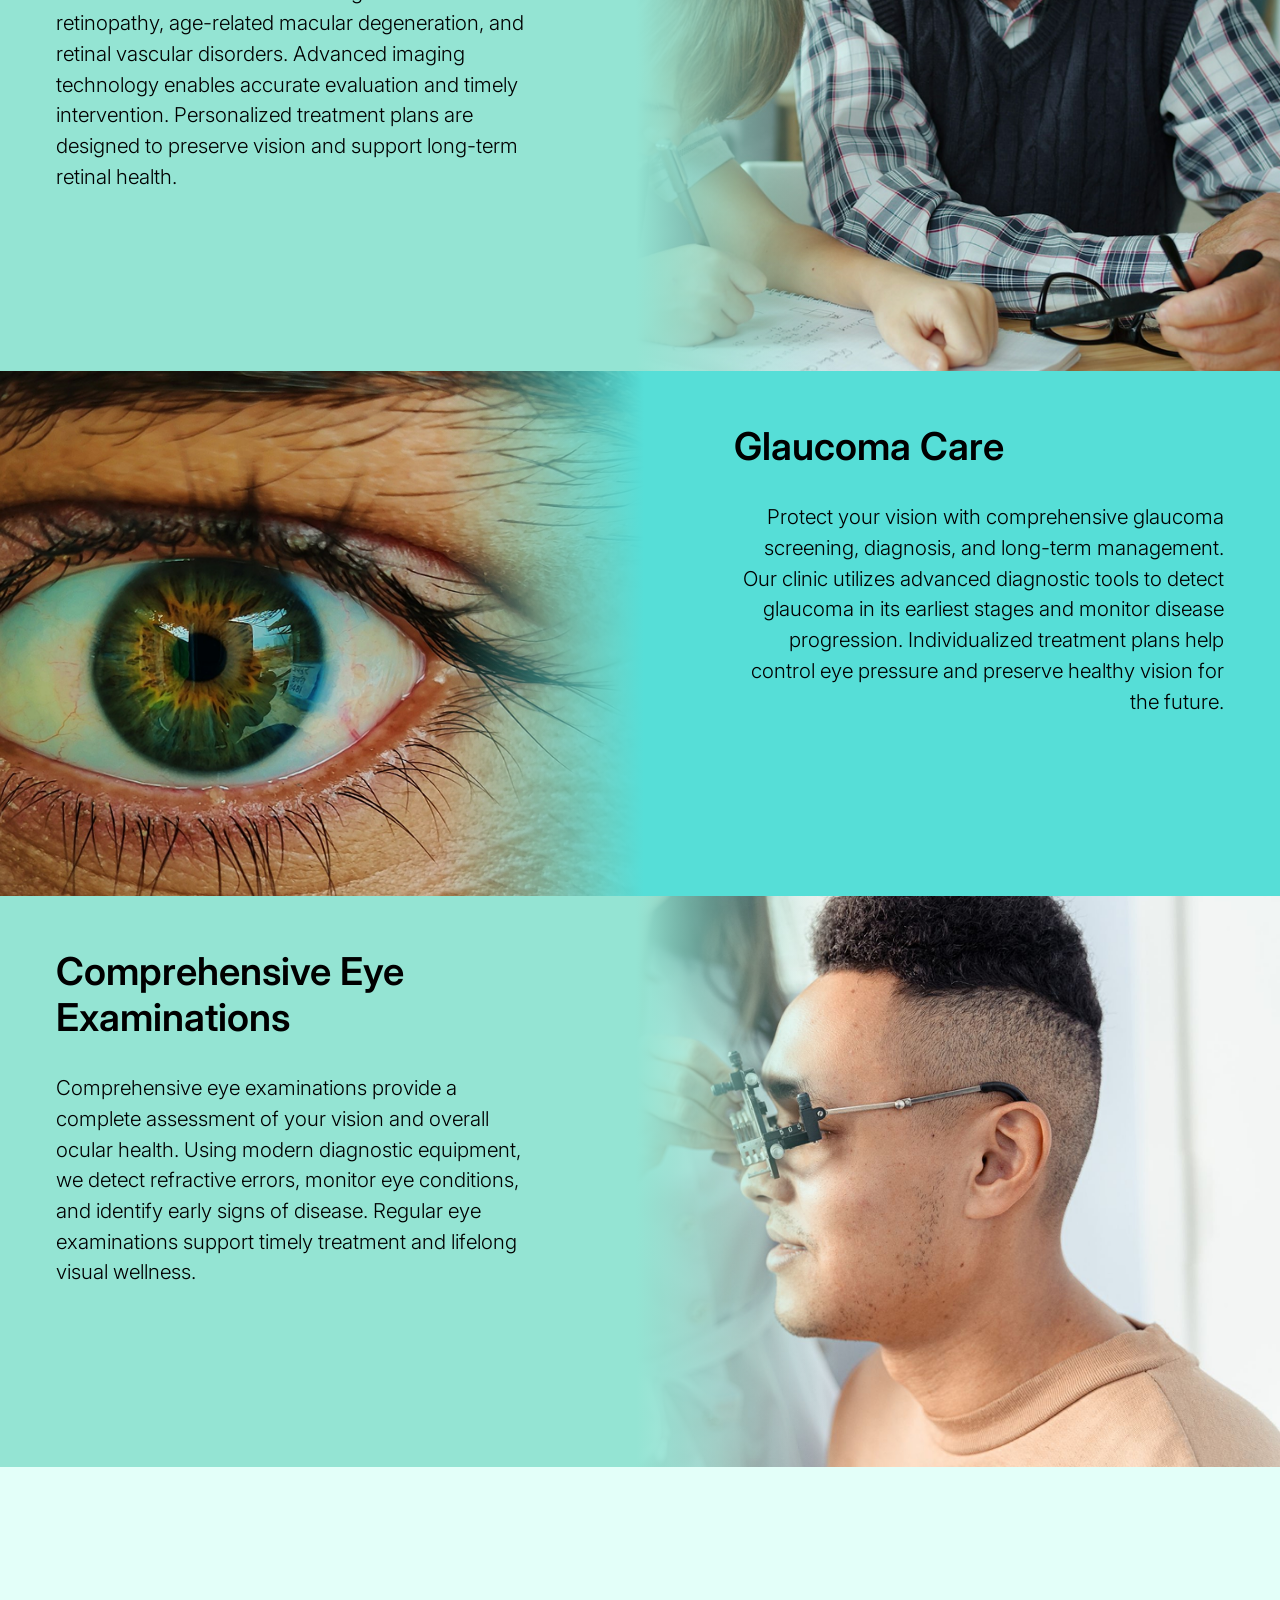
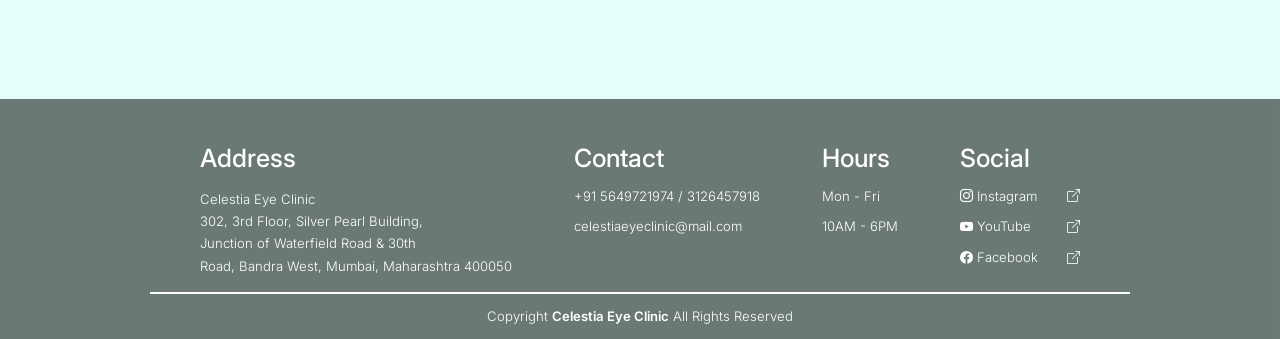
<file: services.html>
<!DOCTYPE html>
<html lang="en">
<head>
    <meta charset="UTF-8">
    <meta name="viewport" content="width=device-width, initial-scale=1.0">
    <title>Celestia Eye Clinic</title>

    <!--------------------- STYLESHEETS ---------------------->
    <link rel="stylesheet" href="./Stylesheets/base.css">
    <link rel="stylesheet" href="./Stylesheets/header.css">
    <link rel="stylesheet" href="./Stylesheets/footer.css">
    <link rel="stylesheet" href="./Stylesheets/services.css">
    <link rel="stylesheet" href="./Stylesheets/landscape.css">

    <!------------------ Embedded Fonts and Icons---------------->
    <link rel="preconnect" href="https://fonts.googleapis.com">
    <link rel="preconnect" href="https://fonts.gstatic.com" crossorigin>
    <link href="https://fonts.googleapis.com/css2?family=Inter:ital,opsz,wght@0,14..32,100..900;1,14..32,100..900&display=swap" rel="stylesheet">
    <link rel="stylesheet" href="https://cdn.jsdelivr.net/npm/bootstrap-icons@1.13.1/font/bootstrap-icons.min.css">

</head>
<body>

    <!-------------------- HEADER SECTION -------------------->
    <header>
        <div class="header-container">
            <div class="logo">
                <img src="./images/Logo Image.png" alt="Clinic Logo">
            </div>

            <ul class="nav-items" id="navItems">
                <li><a href="./index.html">Home</a></li>
                <li><a href="./about.html">About</a></li>
                <li><a href="./services.html">Services</a></li>
                <li><a href="./contact-us.html">Contact Us</a></li>
                <li><a href="./testimonial.html">Testimonials</a></li>
            </ul>
            <p class="header-aptmt">Appointment: +91 3126457918</p>

            <button class="nav-toggle" id="navToggle" aria-label="Toggle navigation menu" aria-expanded="false" aria-controls="navItems">
                <span></span>
                <span></span>
                <span></span>
            </button>
        </div>

    </header>

    <main class="main-content">
        <!--------------- SERVICES SECTION ----------------->
        <section class="service-section">
            <div class="service-container">
                <div class="service-heading-div">
                    <h2 class="service-heading">Services We Offer</h2>
                </div>

                <!----------------- Service Blocks----------------->
                <div class="service-blocks-container">

                    <!------- Service 1 ------->
                    <div class="service-block block-1">
                        <div class="service-image">
                            <img src="./images/SP_service_1.png" alt="Laser vision correction">
                            <button class="service-close" aria-label="Close">
                                <i class="bi bi-x-lg" aria-hidden="true"></i>
                            </button>
                        </div>
                        <div class="service-text">
                            <div class="service-header">
                                <p class="service-name">Laser Vision Correction</p>
                                <i class="bi bi-chevron-down service-chevron" aria-hidden="true"></i>
                            </div>
                            <p class="service-desc">
                                Achieve greater visual freedom with advanced
                                laser vision correction for nearsightedness,
                                farsightedness, and astigmatism. Every treatment
                                begins with a comprehensive evaluation to
                                determine eligibility and ensure optimal outcomes.
                                Using precise, modern technology,
                                we deliver safe and effective vision correction
                                tailored to your individual needs.
                            </p>
                        </div>
                    </div>

                    <!------- Service 2 ------->
                    <div class="service-block block-2">
                        <div class="service-image">
                            <img src="./images/SP_service_2.png" alt="Advanced cataract surgery">
                            <button class="service-close" aria-label="Close">
                                <i class="bi bi-x-lg" aria-hidden="true"></i>
                            </button>
                        </div>
                        <div class="service-text">
                            <div class="service-header">
                                <p class="service-name">Advanced Cataract Surgery</p>
                                <i class="bi bi-chevron-down service-chevron" aria-hidden="true"></i>
                            </div>
                            <p class="service-desc">
                                Restore clear vision through state-of-the-artcataract
                                surgery performed with advanced microsurgicaltechniques.
                                We offer premium intraocular lens options to enhance
                                visual quality and support your lifestyle.
                                Comprehensive pre-operative assessment and post-operative
                                care ensure a smooth treatment experience and lasting results.
                            </p>
                        </div>
                    </div>

                    <!------- Service 3 ------->
                    <div class="service-block block-3">
                        <div class="service-image">
                            <img src="./images/SP_service_3.png" alt="Retinal disease therapy">
                            <button class="service-close" aria-label="Close">
                                <i class="bi bi-x-lg" aria-hidden="true"></i>
                            </button>
                        </div>
                        <div class="service-text">
                            <div class="service-header">
                                <p class="service-name">Retinal Disease Therapy</p>
                                <i class="bi bi-chevron-down service-chevron" aria-hidden="true"></i>
                            </div>
                            <p class="service-desc">
                                Our retinal care services provide expert diagnosis
                                and treatment for conditions including diabetic retinopathy,
                                age-related macular degeneration, and retinal
                                vascular disorders. Advanced imaging technology enables
                                accurate evaluation and timely intervention. Personalized
                                treatment plans are designed to preserve vision and support
                                long-term retinal health.
                            </p>
                        </div>
                    </div>

                    <!------- Service 4 ------->
                    <div class="service-block block-4">
                        <div class="service-image">
                            <img src="./images/SP_service_4.png" alt="Glaucoma care">
                            <button class="service-close" aria-label="Close">
                                <i class="bi bi-x-lg" aria-hidden="true"></i>
                            </button>
                        </div>
                        <div class="service-text">
                            <div class="service-header">
                                <p class="service-name">Glaucoma Care</p>
                                <i class="bi bi-chevron-down service-chevron" aria-hidden="true"></i>
                            </div>
                            <p class="service-desc">
                                Protect your vision with comprehensive glaucoma
                                screening, diagnosis, and long-term management.
                                Our clinic utilizes advanced diagnostic tools to
                                detect glaucoma in its earliest stages and monitor
                                disease progression. Individualized treatment plans
                                help control eye pressure and preserve healthy vision
                                for the future.
                            </p>
                        </div>
                    </div>

                    <!------- Service 5 ------->
                    <div class="service-block block-5">
                        <div class="service-image">
                            <img src="./images/SP_service_5.png" alt="Comprehensive eye examinations">
                            <button class="service-close" aria-label="Close">
                                <i class="bi bi-x-lg" aria-hidden="true"></i>
                            </button>
                        </div>
                        <div class="service-text">
                            <div class="service-header">
                                <p class="service-name">Comprehensive Eye Examinations</p>
                                <i class="bi bi-chevron-down service-chevron" aria-hidden="true"></i>
                            </div>
                            <p class="service-desc">
                                Comprehensive eye examinations provide a
                                complete assessment of your vision and overall
                                ocular health. Using modern diagnostic equipment,
                                we detect refractive errors, monitor eye conditions,
                                and identify early signs of disease. Regular
                                eye examinations support timely treatment and
                                lifelong visual wellness.
                            </p>
                        </div>
                    </div>
                </div>
            </div>
        </section>
    </main>

    <!--------------------- FOOTER SECTION ----------------------->
    <footer class="footer">

        <div class="footer-container">
            <div class="footer-div">

                <div class="footer-content address-container">
                    <button  class="footer-toggle">
                        <h4 class="content-heading address-heading">Address</h4>
                        <i class="bi bi-chevron-down"></i>
                    </button>

                    <div class="footer-dropdown">
                        <p class="footer-content-details address-content">
                            Celestia Eye Clinic<br>
                            302, 3rd Floor, Silver Pearl Building,<br>
                            Junction of Waterfield Road & 30th<br>
                            Road, Bandra West, Mumbai, Maharashtra 400050
                        </p>
                    </div>
                </div>

                <div class="footer-content contact-container">
                    <button  class="footer-toggle">
                        <h4 class="content-heading contact-heading">Contact</h4>
                        <i class="bi bi-chevron-down"></i>
                    </button>

                    <div class="footer-dropdown">
                        <p class="footer-content-details">+91 5649721974 / 3126457918</p>
                        <p class="footer-content-details">celestiaeyeclinic@mail.com</p>
                    </div>
                </div>

                <div class="footer-content hours-container">
                    <button  class="footer-toggle">
                        <h4 class="content-heading hours-heading">Hours</h4>
                        <i class="bi bi-chevron-down"></i>
                    </button>

                    <div class="footer-dropdown">
                        <p class="footer-content-details">Mon - Fri</p>
                        <p class="footer-content-details">10AM - 6PM</p>
                    </div>
                </div>

                <div class="footer-content social-container">
                    <button  class="footer-toggle">
                        <h4 class="content-heading social-heading">Social</h4>
                        <i class="bi bi-chevron-down"></i>
                    </button>

                    <div class="footer-dropdown">
                        <a class="footer-content-details instagram"  href="https://www.instagram.com/theshahmedia/" target="_blank" rel="noopener">
                            <span><i class="bi bi-instagram"></i> Instagram</span>
                            <i class="bi bi-box-arrow-up-right"></i>
                        </a>
                        <a class="footer-content-details youtube" href="https://www.youtube.com/@RishabhShahCreates" target="_blank" rel="noopener">
                            <span><i class="bi bi-youtube"></i> YouTube</span>
                            <i class="bi bi-box-arrow-up-right"></i>
                        </a>
                        <a class="footer-content-details facebook" href="https://www.facebook.com/people/The-Shah-Media/61550045405942/" target="_blank" rel="noopener">
                            <span><i class="bi bi-facebook"></i> Facebook</span>
                            <i class="bi bi-box-arrow-up-right"></i>
                        </a>
                    </div>
                </div>

            </div>
            <hr class="footer-line">

            <p class="copyright">Copyright <span class="copyright-span">Celestia Eye Clinic</span> All Rights Reserved</p>
        </div>
    </footer>

    <script>
        // 
        const toggles = document.querySelectorAll(".footer-toggle");
        toggles.forEach(toggle => {
            toggle.addEventListener("click", () => {
                toggle.classList.toggle("active");
                toggle.nextElementSibling.classList.toggle("active");
            })
        })

        // Mobile Navigation toggle
        const navToggle = document.getElementById('navToggle');
        const navItems = document.getElementById('navItems');

        navToggle.addEventListener('click', () => {
            const isOpen = navItems.classList.toggle('open');
            navToggle.classList.toggle('open', isOpen);
            navToggle.setAttribute('aria-expanded', isOpen);
        });

        // Close the menu after tapping a link (mobile UX)
        navItems.querySelectorAll('a').forEach((link) => {
            link.addEventListener('click', () => {
                navItems.classList.remove('open');
                navToggle.classList.remove('open');
                navToggle.setAttribute('aria-expanded', 'false');
            });
        });

        // Make nav menu appear after header
        const header = document.querySelector("header");
        function updateHeaderheight(){
            document.documentElement.style.setProperty(
                "--header-height",
                `${header.offsetHeight}px`
            );
        }
        updateHeaderheight();
        window.addEventListener("resize", updateHeaderheight);

        // Close the menu if the viewport is resized back up to desktop
        window.addEventListener('resize', () => {
            if (window.innerWidth > 900) {
                navItems.classList.remove('open');
                navToggle.classList.remove('open');
                navToggle.setAttribute('aria-expanded', 'false');
            }
        });

        // Service Section: mobile expanding-photo rows
        const serviceBlocks = document.querySelectorAll('.service-block');
        const serviceHeaders = document.querySelectorAll('.service-header');
        const serviceCloseButtons = document.querySelectorAll('.service-close');
        const mobileServiceQuery = window.matchMedia('(max-width: 700px)');

        function collapseAllServiceBlocks(){
            serviceBlocks.forEach(block => {
                block.classList.remove('expanded');
            });
            serviceHeaders.forEach(header => {
                header.setAttribute('aria-expanded', 'false');
            });
        }

        function toggleServiceBlock(block){
            const  wasExpanded = block.classList.contains('expanded');
            collapseAllServiceBlocks();
            if (!wasExpanded) {
                block.classList.add('expanded');
                const header = block.querySelector('.service-header');
                if (header) header.setAttribute('aria-expanded', 'true');
            }
        }

        function handleServiceHeaderClick(e){
            toggleServiceBlock(e.currentTarget.closest('.service-block'));
        }
 
        function handleServiceHeaderKeydown(e){
            if (e.key === 'Enter' || e.key === ' ') {
                e.preventDefault();
                toggleServiceBlock(e.currentTarget.closest('.service-block'));
            }
        }
 
        function handleServiceCloseClick(e){
            toggleServiceBlock(e.currentTarget.closest('.service-block'));
        }
 
        function enableMobileServiceToggle(){
            serviceHeaders.forEach(header => {
                header.setAttribute('tabindex', '0');
                header.setAttribute('role', 'button');
                header.setAttribute('aria-expanded', 'false');
                header.addEventListener('click', handleServiceHeaderClick);
                header.addEventListener('keydown', handleServiceHeaderKeydown);
            });
            serviceCloseButtons.forEach(btn => {
                btn.addEventListener('click', handleServiceCloseClick);
            });
        }
 
        function disableMobileServiceToggle(){
            collapseAllServiceBlocks();
            serviceHeaders.forEach(header => {
                header.removeAttribute('tabindex');
                header.removeAttribute('role');
                header.removeAttribute('aria-expanded');
                header.removeEventListener('click', handleServiceHeaderClick);
                header.removeEventListener('keydown', handleServiceHeaderKeydown);
            });
            serviceCloseButtons.forEach(btn => {
                btn.removeEventListener('click', handleServiceCloseClick);
            });
        }
 
        function handleMobileServiceQueryChange(e){
            if (e.matches) {
                enableMobileServiceToggle();
            } else {
                disableMobileServiceToggle();
            }
        }
 
        handleMobileServiceQueryChange(mobileServiceQuery);
        mobileServiceQuery.addEventListener('change', handleMobileServiceQueryChange);
    </script>

</body>
</html>
</file>
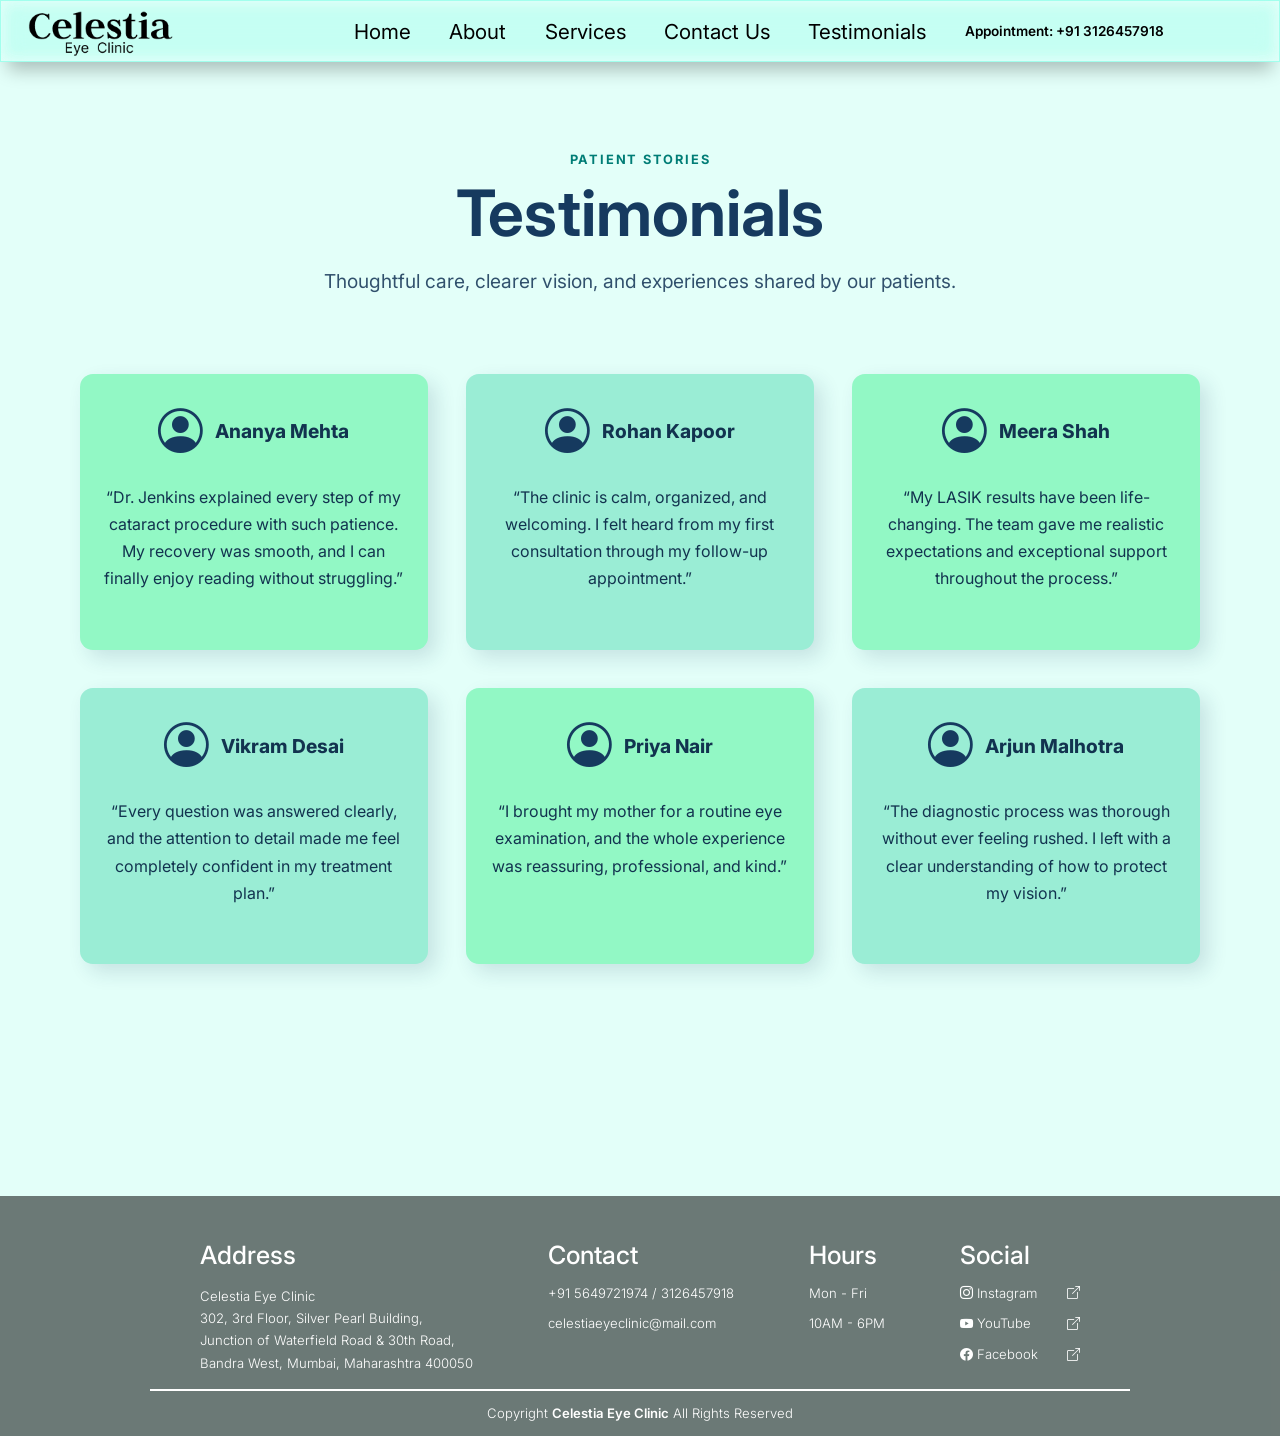
<file: testimonial.html>
<!DOCTYPE html>
<html lang="en">
<head>
    <meta charset="UTF-8">
    <meta name="viewport" content="width=device-width, initial-scale=1.0">
    <meta name="description" content="Patient testimonials for Celestia Eye Clinic.">
    <title>Testimonials | Celestia Eye Clinic</title>

    <!--------------------- STYLESHEETS ---------------------->
    <link rel="stylesheet" href="./Stylesheets/base.css">
    <link rel="stylesheet" href="./Stylesheets/header.css">
    <link rel="stylesheet" href="./Stylesheets/footer.css">
    <link rel="stylesheet" href="./Stylesheets/testimonial.css">
    <link rel="stylesheet" href="./Stylesheets/landscape.css">

    <!------------------ Embedded Fonts and Icons---------------->
    <link rel="preconnect" href="https://fonts.googleapis.com">
    <link rel="preconnect" href="https://fonts.gstatic.com" crossorigin>
    <link href="https://fonts.googleapis.com/css2?family=Inter:ital,opsz,wght@0,14..32,100..900;1,14..32,100..900&display=swap" rel="stylesheet">
    <link rel="stylesheet" href="https://cdn.jsdelivr.net/npm/bootstrap-icons@1.13.1/font/bootstrap-icons.min.css">
</head>
<body>
    <header>
        <div class="header-container">
            <div class="logo">
                <img src="./images/Logo Image.png" alt="Celestia Eye Clinic">
            </div>

            <ul class="nav-items" id="navItems">
                <li><a href="./index.html">Home</a></li>
                <li><a href="./about.html">About</a></li>
                <li><a href="./services.html">Services</a></li>
                <li><a href="./contact-us.html">Contact Us</a></li>
                <li><a href="./testimonial.html">Testimonials</a></li>
            </ul>
            <p class="header-aptmt">Appointment: +91 3126457918</p>

            <button class="nav-toggle" id="navToggle" aria-label="Toggle navigation menu" aria-expanded="false" aria-controls="navItems">
                <span></span>
                <span></span>
                <span></span>
            </button>
        </div>
    </header>

    <main class="main-content">
        <section class="testimonial-section" aria-labelledby="testimonialHeading">
            <div class="testimonial-intro">
                <p class="eyebrow">PATIENT STORIES</p>
                <h1 id="testimonialHeading">Testimonials</h1>
                <p class="testimonial-lede">Thoughtful care, clearer vision, and experiences shared by our patients.</p>
            </div>

            <div class="testimonial-grid">
                <article class="testimonial-card">
                    <div class="testimonial-person">
                        <i class="bi bi-person-circle" aria-hidden="true"></i>
                        <p class="testimonial-name">Ananya Mehta</p>
                    </div>
                    <p class="testimonial-review">“Dr. Jenkins explained every step of my cataract procedure with such patience. My recovery was smooth, and I can finally enjoy reading without struggling.”</p>
                </article>

                <article class="testimonial-card">
                    <div class="testimonial-person">
                        <i class="bi bi-person-circle" aria-hidden="true"></i>
                        <p class="testimonial-name">Rohan Kapoor</p>
                    </div>
                    <p class="testimonial-review">“The clinic is calm, organized, and welcoming. I felt heard from my first consultation through my follow-up appointment.”</p>
                </article>

                <article class="testimonial-card">
                    <div class="testimonial-person">
                        <i class="bi bi-person-circle" aria-hidden="true"></i>
                        <p class="testimonial-name">Meera Shah</p>
                    </div>
                    <p class="testimonial-review">“My LASIK results have been life-changing. The team gave me realistic expectations and exceptional support throughout the process.”</p>
                </article>

                <article class="testimonial-card">
                    <div class="testimonial-person">
                        <i class="bi bi-person-circle" aria-hidden="true"></i>
                        <p class="testimonial-name">Vikram Desai</p>
                    </div>
                    <p class="testimonial-review">“Every question was answered clearly, and the attention to detail made me feel completely confident in my treatment plan.”</p>
                </article>

                <article class="testimonial-card">
                    <div class="testimonial-person">
                        <i class="bi bi-person-circle" aria-hidden="true"></i>
                        <p class="testimonial-name">Priya Nair</p>
                    </div>
                    <p class="testimonial-review">“I brought my mother for a routine eye examination, and the whole experience was reassuring, professional, and kind.”</p>
                </article>

                <article class="testimonial-card">
                    <div class="testimonial-person">
                        <i class="bi bi-person-circle" aria-hidden="true"></i>
                        <p class="testimonial-name">Arjun Malhotra</p>
                    </div>
                    <p class="testimonial-review">“The diagnostic process was thorough without ever feeling rushed. I left with a clear understanding of how to protect my vision.”</p>
                </article>
            </div>
        </section>
    </main>

    <footer class="footer">
        <div class="footer-container">
            <div class="footer-div">
                <div class="footer-content address-container">
                    <button class="footer-toggle" type="button" aria-expanded="false">
                        <span class="content-heading address-heading">Address</span>
                        <i class="bi bi-chevron-down" aria-hidden="true"></i>
                    </button>
                    <div class="footer-dropdown">
                        <p class="footer-content-details address-content">Celestia Eye Clinic<br>302, 3rd Floor, Silver Pearl Building,<br>Junction of Waterfield Road &amp; 30th Road,<br>Bandra West, Mumbai, Maharashtra 400050</p>
                    </div>
                </div>

                <div class="footer-content contact-container">
                    <button class="footer-toggle" type="button" aria-expanded="false">
                        <span class="content-heading contact-heading">Contact</span>
                        <i class="bi bi-chevron-down" aria-hidden="true"></i>
                    </button>
                    <div class="footer-dropdown">
                        <p class="footer-content-details">+91 5649721974 / 3126457918</p>
                        <p class="footer-content-details">celestiaeyeclinic@mail.com</p>
                    </div>
                </div>

                <div class="footer-content hours-container">
                    <button class="footer-toggle" type="button" aria-expanded="false">
                        <span class="content-heading hours-heading">Hours</span>
                        <i class="bi bi-chevron-down" aria-hidden="true"></i>
                    </button>
                    <div class="footer-dropdown">
                        <p class="footer-content-details">Mon - Fri</p>
                        <p class="footer-content-details">10AM - 6PM</p>
                    </div>
                </div>

                <div class="footer-content social-container">
                    <button class="footer-toggle" type="button" aria-expanded="false">
                        <span class="content-heading social-heading">Social</span>
                        <i class="bi bi-chevron-down" aria-hidden="true"></i>
                    </button>
                    <div class="footer-dropdown">
                        <a class="footer-content-details instagram" href="https://www.instagram.com/theshahmedia/" target="_blank" rel="noopener"><span><i class="bi bi-instagram"></i> Instagram</span><i class="bi bi-box-arrow-up-right"></i></a>
                        <a class="footer-content-details youtube" href="https://www.youtube.com/@RishabhShahCreates" target="_blank" rel="noopener"><span><i class="bi bi-youtube"></i> YouTube</span><i class="bi bi-box-arrow-up-right"></i></a>
                        <a class="footer-content-details facebook" href="https://www.facebook.com/people/The-Shah-Media/61550045405942/" target="_blank" rel="noopener"><span><i class="bi bi-facebook"></i> Facebook</span><i class="bi bi-box-arrow-up-right"></i></a>
                    </div>
                </div>
            </div>
            <hr class="footer-line">
            <p class="copyright">Copyright <span class="copyright-span">Celestia Eye Clinic</span> All Rights Reserved</p>
        </div>
    </footer>

    <script>
        const navToggle = document.getElementById("navToggle");
        const navItems = document.getElementById("navItems");
        const header = document.querySelector("header");

        function updateHeaderHeight() {
            document.documentElement.style.setProperty("--header-height", `${header.offsetHeight}px`);
        }

        navToggle.addEventListener("click", () => {
            const isOpen = navItems.classList.toggle("open");
            navToggle.classList.toggle("open", isOpen);
            navToggle.setAttribute("aria-expanded", isOpen);
        });

        navItems.querySelectorAll("a").forEach((link) => {
            link.addEventListener("click", () => {
                navItems.classList.remove("open");
                navToggle.classList.remove("open");
                navToggle.setAttribute("aria-expanded", "false");
            });
        });

        document.querySelectorAll(".footer-toggle").forEach((toggle) => {
            toggle.addEventListener("click", () => {
                const isOpen = toggle.classList.toggle("active");
                toggle.nextElementSibling.classList.toggle("active", isOpen);
                toggle.setAttribute("aria-expanded", isOpen);
            });
        });

        updateHeaderHeight();
        window.addEventListener("resize", updateHeaderHeight);
        window.addEventListener("resize", () => {
            if (window.innerWidth > 900) {
                navItems.classList.remove("open");
                navToggle.classList.remove("open");
                navToggle.setAttribute("aria-expanded", "false");
            }
        });
    </script>
</body>
</html>
</file>
<file: Stylesheets/base.css>
*{
    margin: 0;
    padding: 0;
    box-sizing: border-box;
    text-decoration: none;
    list-style: none;
    font-family: "Inter", sans-serif;
}

html{
    height: 100%;
    width: 100%;
}

body{
    height: 100%;
    width: 100%;   
    display: flex;
    flex-direction: column;
    background-color: #E3FFF9;
}

.main-content{
    flex: 1 0 auto;
}

button,
a{
    -webkit-tap-highlight-color: transparent;
}

hr{
    border: none;
    margin: 7.31rem auto 0;
    height: 2px;
    width: calc(100% - 15rem);
    max-width: 1628px;
    background-color: black;
}

/* ========== SECTION HEADING ============ */

h2{
    margin: 0 2rem;
    font-size: clamp(2.25rem, 5vw, 5.31rem);
    font-weight: 600;
    text-decoration-line: underline;
    color: #163A5F;
}

/* =========== FOOTER ============= */

.footer{
    flex-shrink: 0;
}

.footer a{
    display: flex;
    justify-content: space-between;
    align-items: center;
}
</file>
<file: Stylesheets/header.css>
/* ================= HEADER ================= */

header{
    position: fixed;
    padding: 0 1.197%;
    height: 5rem;
    width: 100%;
    z-index: 10;

    /* --- glass effect ----*/

    background: rgba(80, 255, 220, 0.2);
    backdrop-filter: blur(13px);
    -webkit-backdrop-filter: blur(13px);
    border: 1px solid rgba(80, 255, 220, 0.3);

    box-shadow:
    0 16px 18.1px -8px rgba(0, 0, 0, .25),
    inset 0px 1px 15px rgba(255, 255, 255, 0.2),
    inset -1px 0px 15px rgba(255, 255, 255, 0.2),
    inset 0px -1px 15px rgba(255, 255, 255, 0.2),
    inset 1px 0px 15px rgba(255, 255, 255, 0.2);
}

.header-container{
    display: grid;
    grid-template-columns: 1fr auto 1fr;
    position: relative;
    margin: 0 auto;
    height: auto;
    width: 100%;
    max-width: 1798px;
    align-items: center;
}

.nav-items{
    display: flex;
    position: absolute;
    left: 50%;
    transform: translateX(-50%);
    margin-left: 0;
    justify-content: center;
    gap: clamp(1.5rem, 3vw, 3.5rem);
}

.logo{
    grid-column: 1;
}
li a{
    position: relative;
    color: black;
    font-size: 1.3rem;
    font-weight: 400;
}

li a::after{
    content: "";
    position: absolute;
    left: 0;
    bottom: -5px;
    width: 100%;
    height: 2px;
    background-color: #163A5F;

    transform: scaleX(0);
    transform-origin: left;
    transition: transform 0.3s ease;
}

li a:hover{
    color: #163A5F;
}

li a:hover::after{
    transform: scaleX(1);
}

.header-aptmt{
    grid-column: 3;
    margin-right: 6.25rem;
    justify-self: end;
    font-size: 1.06rem;
    font-weight: 600;
}

.nav-toggle{
    display: none;
    flex-direction: column;
    justify-content: center;
    align-items: center;
    gap: 5px;
    width: 40px;
    height: 40px;
    padding: 8px;
    background: transparent;
    border: none;
    box-shadow: none;
    justify-self: end;
    z-index: 20;
}

.nav-toggle span{
    display: block;
    width: 100%;
    height: 3px;
    border-radius: 2px;
    background-color: #163A5F;
    transition: transform 0.25s ease, opacity 0.25s ease;
}

.nav-toggle.open span:nth-child(1){
    transform: translateY(8px) rotate(45deg);
}
.nav-toggle.open span:nth-child(2){
    opacity: 0;
}
.nav-toggle.open span:nth-child(3){
    transform: translateY(-8px) rotate(-45deg);
}


/* ====================================
    RESPONSIVE BREAKPOINTS
==================================== */


/* ============= Large Laptop Screen (<=1600px) ============= */

@media (max-width: 1600px){

    /* ---------- Header Section --------- */
    header{
        height: auto;
    }

    .logo img{
        margin: auto;
        height: 3.5rem;
    }

    li a{
        font-size: 1.29rem;
    }

    .header-aptmt{
        font-size: 0.85rem;
    }
}


/* ============= Small Laptop Screens (<=1200px) ============= */

@media (max-width: 1200px){

    /* ---------- Header Section --------- */
    header{
        height: auto;
    }

    .logo img{
        margin: auto;
        height: 3rem;
    }

    li a{
        font-size: 1.08rem;
    }

    .header-aptmt{
        font-size: 0.64rem;
    }
}


/* ================= Tablets (<=900px) ================= */

@media (max-width: 900px){

    /* ---------- Header Section ---------- */
    .header-container{
        grid-template-columns: auto 1fr auto;
        padding: 0 20px;
    }

    .nav-toggle{
        display: flex;
    }

    .header-aptmt{
        display: none;
    }

    .nav-items{
        position: fixed;
        top: var(--header-height);
        left: 0;
        width: 100%;
        margin: 0;
        padding: 20px 0;
        display: flex;
        flex-direction: column;
        align-items: center;
        gap: 24px;
        background: rgba(80, 255, 220, 0.85);
        backdrop-filter: blur(13px);
        -webkit-backdrop-filter: blur(13px);
        transform: translateY(-100%);
        opacity: 0;
        visibility: hidden;
        pointer-events: none;
        transition: 0.3s;
    }

    .nav-items.open{
        transform: translateY(0);
        opacity: 1;
        visibility: visible;
        pointer-events: auto;
    }
}


/* =============== Mobile Phones (<=700px) =============== */

@media(max-width: 700px){

    /* --------- Header Section --------- */
    header{
        padding: 0 0.7rem;
    }

    .header-container{
        padding: 0;
    }

    .logo img{
        height: 2.2rem;
    }
}
</file>
<file: Stylesheets/footer.css>
/* ================= FOOTER SECTION ================= */

.footer{
    margin-top: 14.5rem;
    padding: 0 9.37rem;
    height: auto;
    background-color: #00000086;
}

.footer-toggle{
    all: unset;
    display: block;
    cursor: default;
}

.footer-toggle i{
    display: none;
}

.footer-dropdown{
    display: block;
}

.footer-container{
    max-width: 1798px;
    margin: 0 auto;
}

.footer-div{
    display: flex;
    justify-content: space-between;
    margin: 0 auto;
    padding: 0 3.12em;
    padding-top: 2.75em;
    width: 100%;
    max-width: 1798px;
}

.footer-content{
    display: flex;
    flex-direction: column;
}

.social-container{
    min-width: 7.5rem;
}

.content-heading{
    font-size: 1.87rem;
    font-weight: 500;
    color: #ffffff;
}

.footer-content-details{
    margin-left: 0;
    margin-top: 1.12em;
    font-size: 0.93rem;
    font-weight: 300;
    color: #ffffff;
}

.address-content{
    line-height: 1.7;
}

/* ======== Insta hover effect ============ */

.footer-dropdown .instagram{
    box-shadow: 0 0 0 solid black;
    transition: color 0.3s ease,
                    box-shadow 0.3s ease;
}

.bi-instagram{
    transition: color 0.3s ease;
}

.footer-dropdown .instagram:hover .bi-instagram{
    color: #ff1476;
    /* background-color: #FFD600; */
}


/* ======== YouTube hover effect ============ */

.footer-dropdown .youtube{
    box-shadow: 0 0 0 solid black;
    transition: color 0.3s ease,
                    box-shadow 0.3s ease;
}

.bi-youtube{
    transition: color 0.3s ease;
}

.footer-dropdown .youtube:hover .bi-youtube{
    color: #FF0000;
}

/* ======== Facebook hover effect ============ */

.footer-dropdown .facebook{
    box-shadow: 0 0 0 solid black;
    transition: color 0.2s ease,
                    box-shadow 0.2s ease;
}

.bi-facebook{
    transition: color 0.2s ease;
}

.footer-dropdown .facebook:hover .bi-facebook{
    color: #6296ff;
}

/* ============ FOOTER SECTION ============ */

.footer-line{
    margin-top: 0.92rem;
    width: 100%;
    max-width: 1900px;
    height: 2px;
    border: none;
    background-color: #ffffff;
}

.copyright{
    margin: 0;
    padding: 1.12em 0;
    font-size: 0.93rem;
    font-weight: 300;
    color: #ffffff;
    text-align: center;
}

.copyright-span{
    font-weight: 600;
}


/* ====================================
    RESPONSIVE BREAKPOINTS
==================================== */

/* ============= Large Laptop Screen (<=1600px) ============= */

@media (max-width: 1600px){

    /* --------- Footer Section  ---------- */
    .content-heading{
        font-size: 1.57rem;
    }

    .footer-content-details{
        font-size: 0.82rem;
    }

    .copyright{
        font-size: 0.82rem;
    }
}


/* ============= Small Laptop Screens (<=1200px) ============= */

@media (max-width: 1200px){

    /* --------- Footer Section  ---------- */
    .footer{
        padding: 0 6.37rem;
        margin-top: 13.25rem;
    }

    .footer-div{
        padding-top: 2.25em;
    }

    .content-heading{
        font-size: 1.27rem;
    }

    .footer-content-details{
        font-size: 0.71rem;
    }

    .copyright{
        font-size: 0.71rem;
    }
}


/* ================= Tablets (<=900px) ================= */

@media (max-width: 900px){

    /* -------- Footer Section -------- */
    .footer{
        height: auto;
        margin-top: 120px;
        padding-bottom: 20px;
    }

    .footer-div{
        padding: 0 40px;
        margin: 0;
        gap: 32px;
    }
}


/* =============== Mobile Phones (<=700px) =============== */

@media(max-width: 700px){

    /* -------- Footer Section --------- */
    .footer{
        margin-top: 5.43rem;
        padding: 0;
    }

    .footer-div{
        flex-direction: column;
        margin: 0;
        padding: 0 1.2rem;
        gap: 1px;
    }

    .footer-content{
        border-bottom: 1px solid #b2b2b2;
    }

    i{
        color: #ffffff;
    }

    .footer-toggle{
        width: 100%;
        display: flex;
        justify-content: space-between;
        align-items: center;
        background: none;
        border: none;
        padding: 1.56rem 0.5rem;
        cursor: pointer;
        -webkit-tap-highlight-color: transparent;
        outline: none;
    }

    .footer-toggle i{
        display: block;
        transition: transform 0.35s ease;
    }

    .footer-toggle.active i{
        transform: rotate(180deg);
    }

    .footer-dropdown{
        max-height: 0;
        overflow: hidden;
        transition: max-height 0.35s ease, padding-bottom 0.35s ease;
    }

    .footer-dropdown.active{
        max-height: 500px;
        padding-bottom: 1.56rem;
    }

    .footer-content-details{
        margin: 0;
        padding: 0 0.5rem 0.5rem;
    }

    .content-heading{
        font-size: 1rem;
        font-weight: 600;
    }

    .footer-line{
        display: none;
    }

    .social-container{
        display: flex;
        flex-direction: column;
        width: 100%;
        min-width: 0;
    }

    .copyright{
        font-size: 0.57rem;
        margin: 0.75rem auto;
    }
}
</file>
<file: Stylesheets/index.css>
/* ================= HERO ================= */

.hero{
    height: auto;
    overflow: hidden;
    position: relative;
    background: #bceee7;
}

.hero-image{
    position: absolute;
    top: 0;
    right: 0;
    bottom: 0;
    width: 60%;
    overflow: hidden;
}

.hero-image::before{
    content: "";
    position: absolute;
    inset: 0;
    z-index: 1;
    background: linear-gradient(
        to right,
        #bceee7 0%,
        #bceee7 4%,
        transparent 20%
    )
}

.hero-image img{
    width: 100%;
    height: 100%;
    object-fit: cover;
    object-position: center;
}

.hero-container{
    position: relative;
    z-index: 2;
    width: 100%;
    max-width: 1798px;
    margin: 0 auto;
}

.hero-content{
    width: 70%;
    padding: 8rem 2.18rem 2.81rem 3.56rem;
}

.hero h1{
    color: #163A5F;
    font-size: clamp(2.75rem, 5vw, 6.62rem);
    max-width: 46.87rem;
    line-height: normal;
    font-weight: 600;
}

/* ----- Hero Buttons -----*/
.hero-buttons {
    display: flex;
    gap: 6.25rem;
    margin-top: 5rem;
    max-width: 46.87rem;
}

button {
    padding: 0.87em 1.6em;
    height: auto;
    border-radius: 9px;
    font-weight: bold;
    cursor: pointer;
}

.primary {
    position: relative;
    overflow: hidden;
    max-width: 20.87em;
    background: #009688;
    color: white;
    border: none;
    font-size: 1.43rem;
    font-weight: 600;

    box-shadow:
        7px 7px 17px rgba(0, 0, 0, 0.25),
        inset 7px 7px 16px rgba(174, 216, 255, 0.25);

        transition: transform 0.25s ease,
                        color 0.25s ease,
                        background-color 0.25s ease;
}


.apntmt-form-div{
    display: none;
    position: fixed;
    margin: 2vh auto;
    z-index: 15;
    top: 50%;
    left: 50%;
    transform: translate(-50%, -50%);
    padding: 2rem 3rem;
    width: min(400px, calc(100% - 2rem));
    max-height: calc(100dvh -  4rem);
    clip-path: inset(0 round 15px);
    overflow-y: auto;
    overflow-x: hidden;
    backdrop-filter: blur(13px);
    -webkit-backdrop-filter:blur(13px);
    background: rgba(255, 255, 255, 0.76);
    border-radius: 20px;
    box-shadow: 0 20px 50px rgba(0, 70, 80, .22)
}

.apntmt-form-div::-webkit-scrollbar {
    width: 6px;
}

.apntmt-form-div::-webkit-scrollbar-track {
    margin: 8px 0;
    background: transparent;
}

.apntmt-form-div::-webkit-scrollbar-thumb {
    background: #009c95;
    border-radius: 10px;
}

.apntmt-form-div.open{
    display: block;
}

.apntmt-form{
  margin: 0 auto;
  width: 100%;
}

.form-phone-div{
    margin-top: 1.5rem;
}

label{
  display: block;
  margin-bottom: 0.4rem;
  font-size: 1.1rem;
  font-weight: 500;
  color: #163A5F;
}

input{
  display: block;
  margin: 0;
  padding: 0 0.8rem;
  width: 100%;
  height: 3.7rem;
  font-size: 1rem;
  font-weight: 400;
  color: #333;
  border-radius: 10px;
  border: 2px solid #b7c7c5;
  outline: none;

  transition:
                border-color 0.2s ease,
                box-shadow 0.2s ease;
}

input:focus{
    border-color: #009c95;
    box-shadow: 0 0 0 3px rgba(0, 156, 149, 0.12);
}

input::placeholder{
    color: #999;
}

.form-message{
    grid-column: 1 / -1;
    margin: 0.75rem 0;
    padding: 0.7rem 1rem;
    border-radius: 8px;
    font-size: 0.95rem;
    text-align: center;
}
.form-message.error{ background: #fde8e8; color: #b42318; }
.form-message.success{ background: #e6f6f0; color:#05603a; }
.apntmt-form.was-validated input:invalid{ border-color:#b42318; }

.form-date-select{
    margin-top: 1.5rem;
}

.form-time-select{
    margin-top: 1.5rem;
}

.form-reason-div{
    margin-top: 1.5rem;
}

.form-btn{
    display: flex;
    align-items: center;
    justify-content: center;
    width: 100%;
    height: 3.7rem;
    margin: 0;
    padding: 0 1rem;
    text-align: center;
    font-size: 1rem;
    font-weight: 600;
    line-height: 1;
    border-radius: 10px;
    cursor: pointer;
    transition:
                transform 0.2s ease,
                box-shadow 0.2s ease,
                background-color 0.2s ease;
}

.form-submit-btn input{
    margin-top: 2rem;
    background: #009c95;
    color: white;
    border: 1px solid #00877f;
    box-shadow: 0 8px 15px rgba(0, 0, 0, 0.15);
}

.form-submit-btn input:hover{
    background: #008f88;
    transform: translateY(-2px);
    box-shadow: 0 11px 18px rgba(0, 0, 0, 0.18);
}

.form-cancel-btn input{
    margin-top: 0.75rem;
    background: transparent;
    color: #555;
    border: 1px solid #bbb;
    box-shadow: none;
}

.form-cancel-btn input:hover{
    background: #ff5858;
    color: white;
}

.secondary {
    position: relative;
    overflow: hidden;
    z-index: 1;
    max-width: 12.5em;
    padding: 0.87em 1em;
    background: white;
    color: #009688;
    border: 2px solid #009688;
    font-size: 1.43rem;
    font-weight: 600;
    box-shadow:
        7px 7px 17px rgba(0, 0, 0, .25);
    
    transition: transform .25s ease,
                    color .25s ease,
                    box-shadow .25s ease;
}

/* ================= SERVICES ================= */

.services{
    display: flex;
    flex-direction: column;
    margin-top: 9.62rem;
    align-items: center;
}

.service-card-container{
    display: flex;
    flex-direction: column;
    padding: 7.87rem 6.81rem;
    gap: 5.81rem;
}

.service-card{
    display: flex;
    height: auto;
    width: 100%;
    max-width: 1598px;
    border-radius: 29px;
    background-color: #B5E5DB;
    box-shadow: 12px 12px 14px 4px rgba(0, 0, 0, 0.25),
    9px 8px 15px 4px rgba(255, 255, 255, 0.25) inset;
}

.service-text{
    margin-left: 1rem;
    margin-top: 0.73rem;
    padding: 1.53rem 1.81rem;
}

.service-name{
    margin-left: 0;
    text-decoration-line: underline;
    font-size: clamp(1.7rem, 2.5vw, 2.83rem);
    font-weight: 500;
}

.service-desc{
    margin-left: 0;
    margin-top: 1.2rem;
    font-size: clamp(0.47rem, 2vw, 2.1rem);
    font-weight: 300;
}

.service-card-image{
    padding: 3em;
    height: auto;
    width: auto;
    max-width: 40.75rem;
    object-fit: contain;
    border-radius: 29px;
}

.service-card:nth-child(even){
    flex-direction: row-reverse;
}

.service-card:nth-child(even) .service-text{
    margin-left: 0;
    margin-right: 1rem;
    text-align: right;
}

.service-learn-more{
    position: relative;
    display: block;
    width: fit-content;
    margin: 0 auto;
    font-size: clamp(1.51rem, 5vw, 4.07rem);
    font-weight: 400;
    color: #163A5F;

    transform: translateX(0);
    transition: transform 0.35s ease;
}

.service-learn-more::after{
    content: "";
    position: absolute;
    left: 0;
    bottom: -5px;
    width: 100%;
    height: 4px;
    background-color: #163A5F;

    transform: scaleX(0);
    transform-origin: left;
    transition: transform 0.3s ease;
}

.service-learn-more:hover{
    transform: translateX(20px);
}

.service-learn-more:hover::after{
    transform: scaleX(1);
}

/* ============== Meet your Doctor ============= */

.meet-your-doctor{
    display: flex;
    flex-direction: column;
    margin-top: 9.62rem;
    align-items: center;
}

.doc-info-container{
    display: flex;
    width: min(100% - 10rem, 1798px);
    margin-top: 7.87rem;
    padding-bottom: 5.81rem;
    gap: 52px;
}

.doc-info-container img{
    width: 30%;
    object-fit: contain;
}

.doc-info{
    flex: 1;
}

.doc-name{
    margin-left: 0;
    font-size: clamp(2.2rem, 3vw, 4.36rem);
    font-weight: 700;
}

.doc-edu{
    margin-left: 0;
    margin-top: 3.37rem;
    font-size: clamp(2.44rem, 2vw, 3.37rem);
    font-weight: 600;
}

.doc-college{
    margin-left: 0;
    margin-top: 13px;
    font-style: italic;
    font-size: clamp(1.37rem, 2vw, 2.87rem);
    font-weight:300;
}

.doc-para{
    margin-left: 0;
    margin-top: 3.37rem;
    font-size: clamp(1rem, 1.5vw, 2.31rem);
    font-weight: 300;
}

.full-bio{
    display: block;
    position: relative;
    margin: 0 auto;
    width: fit-content;
    font-size: clamp(1.51rem, 5vw, 4.07rem);
    font-weight: 400;
    color: #163A5F;

    transform: translateX(0);
    transition: transform 0.35s ease;
}

.full-bio::after{
    content: "";
    position: absolute;
    left: 0;
    bottom: -5px;
    width: 100%;
    height: 4px;
    background-color: #163A5F;

    transform: scaleX(0);
    transform-origin: left;
    transition: transform 0.3s ease;
}

.full-bio:hover{
    transform: translateX(20px);
}

.full-bio:hover::after{
    transform: scaleX(1);
}

/* ================= FEATURES ================= */

.features-section{
    margin-top: 9.62rem;
    display: flex;
    flex-direction: column;
    align-items: center;
}

.feature-grid{
    display: grid;
    grid-template-columns: 1fr 1fr;
    margin: 7.87rem auto 6.25rem auto;
}

.feature{
    padding: 4.75em 4.75em 4.75em 0;
    max-width: 550px;
    background-color: #E3FFF9;
    border-bottom: 2px solid #000000;
    border-right: 2px solid #000000;
}

.feature:nth-child(even){
    padding: 4.75em 0 4.75em 4.75em;
    border-right: none;
}

.feature:nth-child(n+3){
    border-bottom: none;
}


h3{
    font-size: clamp(1.52rem, 2.2vw, 2.83rem);
    font-weight: 500;
}

.feature p{
    margin-left: 0;
    margin-top: 2.69rem;
    text-align: left;
    font-size: clamp(1.37rem, 1.9vw, 1.5rem);
    font-weight: 300;
}

/* ================= BOTTOM CTA ================= */

.bottom-cta-section{
    display: flex;
    flex-direction: column;
    margin-top: 9.62rem;
    align-items: center;
}

.bottom-cta{
    margin-top: 9.69rem;
}




/* ====================================
    RESPONSIVE BREAKPOINTS
    ==================================== */

/* ============= Large Laptop Screen (<=1600px) ============= */

@media (max-width: 1600px){

    h2{
            font-size: clamp(2.25rem, 4.5vw, 5.31rem);
    }

    /* ---------- Hero Section ---------*/

    .hero-image{
        width: 61%;
    }

    .hero-image img{
        width: 100%;
        height: 100%;
        object-fit: cover;
        object-position: 15% center;
        mask-image: linear-gradient(
            to right,
            transparent 0%,
            black 8%
        );
    }

    .hero-buttons{
        gap: 5.25rem;
    }

    .primary,
    .secondary{
        font-size: 1.23rem;
    }

    /* ----------- Appointment Form ----------- */
    .apntmt-form-div{
    position: fixed;
    margin: 1.5vh auto;
    z-index: 15;
    top: 50%;
    left: 50%;
    transform: translate(-50%, -50%);
    padding: 1.5rem 2.25rem;
    width: min(300px, calc(100% - 1.5rem));
    max-height: calc(100dvh - 3.75rem - 3rem);
    overflow-y: auto;

    backdrop-filter: blur(9.75px);
    -webkit-backdrop-filter: blur(9.75px);

    background: rgba(255, 255, 255, 0.76);
    border-radius: 15px;
    box-shadow: 0 15px 37.5px rgba(0, 70, 80, 0.22);
    }


    .apntmt-form-div.open{
        display: block;
    }


    .apntmt-form{
        margin: 0 auto;
        width: 100%;
    }


    .form-phone-div{
        margin-top: 1.125rem;
    }


    label{
        display: block;
        margin-bottom: 0.3rem;
        font-size: 0.825rem;
        font-weight: 500;
        color: #163A5F;
    }


    input{
        display: block;
        margin: 0;
        padding: 0 0.6rem;
        width: 100%;
        height: 2.775rem;
        font-size: 0.75rem;
        font-weight: 400;
        color: #333;
        border-radius: 7.5px;
        border: 1.5px solid #b7c7c5;
        outline: none;

        transition:
            border-color 0.2s ease,
            box-shadow 0.2s ease;
    }


    input:focus{
        border-color: #009c95;
        box-shadow: 0 0 0 2.25px rgba(0, 156, 149, 0.12);
    }


    input::placeholder{
        color: #999;
    }


    .form-date-select{
        margin-top: 1.125rem;
    }


    .form-time-select{
        margin-top: 1.125rem;
    }


    .form-reason-div{
        margin-top: 1.125rem;
    }


    .form-btn{
        display: flex;
        align-items: center;
        justify-content: center;
        width: 100%;
        height: 2.775rem;
        margin: 0;
        padding: 0 0.75rem;
        text-align: center;
        font-size: 0.75rem;
        font-weight: 600;
        line-height: 1;
        border-radius: 7.5px;
        cursor: pointer;

        transition:
            transform 0.2s ease,
            box-shadow 0.2s ease,
            background-color 0.2s ease;
    }


    .form-submit-btn input{
        margin-top: 1.5rem;
        background: #009c95;
        color: white;
        border: 0.75px solid #00877f;
        box-shadow: 0 6px 11.25px rgba(0, 0, 0, 0.15);
    }


    .form-submit-btn input:hover{
        background: #008f88;
        transform: translateY(-1.5px);
        box-shadow: 0 8.25px 13.5px rgba(0, 0, 0, 0.18);
    }


    .form-cancel-btn input{
        margin-top: 0.5625rem;
        background: transparent;
        color: #555;
        border: 0.75px solid #bbb;
        box-shadow: none;
    }


    .form-cancel-btn input:hover{
        background: #ff5858;
        color: white;
    }

    /* -------- Service Section --------- */
    .service-card-container{
        padding: 8.81rem 7.81rem;
    }

    .service-name{
        font-size: clamp(1.7rem, 2.2vw, 2.83rem);
    }

    .service-desc{
        font-size: clamp(0.47rem, 1.7vw, 2.1rem);
    }

     .service-card-image{
        max-width: 32.75rem;
    }

    .service-learn-more{
        font-size: clamp(1.51rem, 3.5vw, 4.07rem);
    }

    /* ---------- Doctor Section ---------- */
    .doc-info-container{
        margin: 7.87rem 9.5rem 0 9.5rem;
    }

    .meet-your-doctor img{
        max-height: 666px;
    }

    .doc-edu,
    .doc-para{
        margin-top: 2.77rem;
    }

    .full-bio{
        font-size: clamp(1.51rem, 3.5vw, 4.07rem);
    }

    /* ---------- Features Section ----------- */
    .feature-grid{
        margin: 5.81rem 16.12rem 4.69em 16.12rem;
    }

    .feature{
        padding: 6.25em 4.25em 6.25em 0;
    }

    .feature:nth-child(even){
        padding: 6.25em 0 6.25em 4.25em;
    }
}


/* ============= Small Laptop Screens (<=1200px) ============= */

@media (max-width: 1200px){

        h2{
            font-size: clamp(2.25rem, 4.5vw, 5.31rem);
    }

    /* ---------- Hero Section ---------*/
    .hero-content{
        padding-top: 6.37rem;
    }

    .hero h1{
        font-size: clamp(2.75rem, 4.5vw, 6.62rem);
    }

    .hero-image{
        width: 63%;
    }

    .hero-image img{
        width: 100%;
        height: 100%;
        object-fit: cover;
        object-position: 15% center;
        mask-image: linear-gradient(
            to right,
            transparent 0%,
            black 7%
        );
    }

    .hero-buttons{
        gap: 4rem;
    }

    .primary{
        padding: 0.87em 1.4em;
        font-size: 0.95rem;

    }

    .secondary{
        padding: 0.87em 0.8em;
        font-size: 1.03rem;
    }

    /* -------- Service Section --------- */
    .services{
        margin-top: 6.5rem;
    }

    .service-card-container{
        padding: 5.69rem 7.81rem;
        gap: 3.81rem;
    }

    .service-name{
        font-size: clamp(1.7rem, 2.1vw, 2.83rem);
    }

    .service-desc{
        font-size: clamp(0.47rem, 1.6vw, 2.1rem);
    }

     .service-card-image{
        padding: 2.5em;
        max-width: 25.75rem;
    }

    .service-learn-more{
        font-size: clamp(1.51rem, 3.5vw, 4.07rem);
    }

    /* ---------- Doctor Section ---------- */
    .meet-your-doctor{
        margin-top: 6.5rem;
    }

    .doc-info-container{
        margin: 5.69rem 9.5rem 0 9.5rem;
    }

    .meet-your-doctor img{
        max-height: 666px;
    }

    .doc-name{
        font-size: clamp(2.2rem, 3.7vw, 4.36rem)
    }

    .doc-edu{
        margin-top: 2.77rem;
        font-size: clamp(1.9rem, 2.5vw, 3.37rem)
    }

    .doc-para{
        margin-top: 2.77rem;
    }


    /* ---------- Features Section ----------- */
    .features-section{
        margin-top: 6.5rem;
    }
    .feature-grid{
        margin: 5.69rem 11.12rem 3.13rem 11.12rem;
    }

    .feature{
        padding: 3.25em 4.25em 3.25em 0;
        max-width: 600px;
    }

    .feature:nth-child(even){
        padding: 3.25em 0 3.25em 4.25em;
    }

    /* -------- Bottom CTA Section --------- */
    .bottom-cta-section{
        margin-top: 6.5rem;
    }

    .bottom-cta{
        margin-top: 8.46rem;
    }
}

/* ================= Tablets (<=900px) ================= */

@media (max-width: 900px){

    /* ------- Hero Section -------- */
    .hero{
        min-height: unset;
    }

    .hero-content{
        width: 100%;
        padding: 20px 25px;
    }

    .hero h1{
        margin-top: 130px;
        margin-left: 0;
        text-align: center;
    }

    .hero-buttons{
        margin-left: 0;
        margin-top: 50px;
        justify-content: center;
        gap: 24px;
    }

    .hero-image{
        position: relative;
        width: 100%;
        height: 340px;
        mask-image: none;
    }

    hr{
        margin-top: 70px;
    }

    /* ------- Sections Spacing -------- */
    .services,
    .meet-your-doctor,
    .features-section,
    .bottom-cta-section{
        margin-top: 90px;
    }

    .service-card-container{
        padding: 60px 24px;
        gap: 60px;
    }

    /* ------- Service Card Stacks -------- */
    .service-card,
    .service-card:nth-child(even){
        flex-direction: column;
        min-height: unset;
    }

    .service-text,
    .service-card:nth-child(even) .service-text{
        margin: 32px 32px 0 32px;
        text-align: left;
    }

    .service-card-image{
        margin: 32px;
        max-width: 100%;
    }

    /* ------- Doctor Section Stack--------- */
    .doc-info-container{
        flex-direction: column;
        margin: 70px 32px 0 32px;
        padding-bottom: 60px;
        gap: 32px;
        text-align: center;
    }

    .doc-info-container img{
        max-width: 420px;
        margin: 0 auto;
    }

    /* -------- Feature Grid --------- */
    .feature-grid{
        grid-template-columns: 1fr;
        margin-top: 120px;
    }

    .feature{
        border-bottom: 1px solid #000000;
        border-right: none;
    }

    .feature:last-child{
        border-bottom: none !important;
    }

    .bottom-cta{
        margin-top: 100px;
    }
}

/* =============== Mobile Phones (<=700px) =============== */

@media(max-width: 700px){

    h2{
        font-size: 1.66rem;
        margin: 0 auto;
    }

    hr{
        margin-top: 1.87rem;
        width: calc(100% - 1.5rem);
    }

    /* --------- Hero Section --------- */
    .hero{
        display: flex;
        flex-direction: column;
    }

    .hero-container{
        order: 2;
    }

    .hero-image{
        position: relative;
        order: -1;
        width: 100%;
        height: 100%;
    }

    .hero-image::before{
        content: none;
    }

    .hero-image img{
        object-fit: contain;
        mask-image: none;
    }

    .hero-content{
        padding: 2.5rem 1.31rem;
    }

    .hero h1{
        margin-top: 0;
        margin-bottom: 2.5rem;
        font-size: 2.6rem;
    }

    .hero-buttons{
        margin-top: 0;
        flex-direction: column;
        align-items: stretch;
        gap: 1rem;
    }

    .primary,
    .secondary{
        font-size: 1.1rem;
        max-width: 100%;
        padding: 0.67em 1.4em;
    }

    .primary:active{
        transform: translateY(-4px);
        background-color: #04aa99;

        box-shadow:
            0 12px 24px rgba(0,0,0,.18),
            inset 7px 7px 16px rgba(174,216,255,.25);
    }

    .secondary:active{
        transform: translateY(-4px);

        box-shadow:
            0 12px 24px rgba(0,0,0,.18),
            inset 7px 7px 16px rgba(174,216,255,.25);
    }

    /* ---------- Appointment Form ----------- */
    .apntmt-form-div{
        width: calc(100% - 1.5rem);
        max-height: calc(100dvh - 4rem);
        overflow-y: auto;
    }

    /* ---------- Services Section ---------- */
    .services{
        margin-top: 2.31rem;
    }

    .service-card-container{
        padding: 1.87rem 1.5rem;
        gap: 1.87rem;
    }

    .service-card{
        border-radius: 12px;
        box-shadow: 7px 7px 11px 3px rgba(0, 0, 0, 0.25),
        4px 3px 10px 1px rgba(255, 255, 255, 0.25) inset;
    }

    .service-card:nth-child(even){
        flex-direction: column;
    }

    .service-card:nth-child(even) .service-text{
        text-align: left;
        margin: 0;
    }

    .service-text{
        padding: 1.37rem 1.17rem 2.25rem;
        margin: 0;
    }

    .service-name{
        text-align: center;
        font-size: 1.55rem;
    }

    .service-desc{
        font-size: 1.05rem;
        margin-top: 0.93rem;
    }

    .service-card-image{
        margin: 0;
        padding: 0 1.56rem 1.37rem;
        border-radius: 12px;
    }

    .service-learn-more{
        margin-top: 0.62rem;
        font-size: 1.55rem;
    }

    .service-learn-more::after{
        height: 2px;
    }

    /* ----------- Doctor Section ----------- */
    .meet-your-doctor{
        margin-top: 2.31rem;
    }

    .doc-info-container{
        padding: 0;
        margin: 1.87rem 1.25rem 0;
        width: min(100% - 2.5rem, 1798px);
    }

    .doc-info-container img{
        margin: 0 auto;
        width: 56%;
    }

    .doc-name{
        font-size: 1.67rem;
    }

    .doc-edu{
        margin-top: 1.06rem;
        font-size: 1.11rem;
    }

    .doc-college{
        margin-top: 0.37rem;
        font-size: 0.92rem;
    }

    .doc-para{
        margin-top: 1.06rem;
        font-size: 0.92rem;
        font-weight: 200;
    }

    .doc-desc-2{
        margin-top: 0.9rem;
    }

    .full-bio{
        margin-top: 2.5rem;
        font-size: 1.55rem;
    }

    .full-bio::after{
        height: 2px;
    }

    /* -------- Features Section -------- */
    .features-section{
        margin-top: 2.31rem; 
    }

    .feature-grid{
        display: flex;
        flex-direction: column;
        margin: 1.87rem 0 0;
        gap: 1px;
    }

    .feature{
        padding: 0.93rem 1.62rem;
    }

    .feature:nth-child(even){
        padding: 0.93rem 1.62rem;
    }

    .feature:nth-child(n+3){
        border-bottom: 1px solid black;
    }

    .feature:nth-child(even) p,
    .feature:nth-child(even) h3{
        text-align: right;
    }

    .feature:nth-child(odd){
        background-color: #B5E5DB;
    }

    h3{
        font-size: 1.12rem;
    }

    .feature p{
        margin-top: 0.75rem;
        font-size: 0.81rem;
    }

    /* ------- Botton CTA Section ------- */
    .bottom-cta-section{
        margin-top: 2.31rem;
    }

    .bottom-cta-heading{
        margin: 0 auto;
        text-align: center;
    }

    .bottom-cta{
        margin-top: 3.18rem;
        width: 100%;
        max-width: 18.87em;
    }
}

@media(hover: hover) and (pointer: fine){
    .primary:hover{
    transform: translateY(-4px);
    background-color: #04aa99;

    box-shadow:
        0 12px 24px rgba(0,0,0,.18),
        inset 7px 7px 16px rgba(174,216,255,.25);
    }
    .primary:active{
        transform: translateY(-1px);
    }

    .secondary::before{
        content:"";
        position:absolute;
        inset:0;
        background:#009688;

        transform:scaleX(0);
        transform-origin:left;

        transition:.3s ease;
        z-index:-1;
    }

    .secondary:hover::before{
        transform:scaleX(1);
    }

    .secondary:hover{
        color:white;
    }
}
</file>
<file: Stylesheets/landscape.css>
/* Stop iOS Safari from inflating text when the phone rotates */
html{
    -webkit-text-size-adjust: 100%;
    text-size-adjust: 100%;
}

@media (orientation: landscape) and (max-height: 500px){

    .header-aptmt{
        margin-right: 0;
    }

    hr{
        margin-top: 3rem;
    }

    .services,
    .meet-your-doctor,
    .features-section,
    .bottom-cta-section{
        margin-top: 4rem;
    }

    .apntmt-form-div{
        width: min(640px, calc(100% - 2rem));
        max-height: calc(100dvh - 1rem);
        padding: 1rem 1.5rem;
    }

    .apntmt-form{
        display: grid;
        grid-template-columns: 1fr 1fr;
        column-gap: 1rem;
        row-gap: 0.6rem;
    }

    .apntmt-form > div{
        margin-top: 0;
    }

    .form-message,
    .form-reason-div{
        grid-column: 1 / -1;
    }

    .apntmt-form label{
        margin-bottom: 0.2rem;
        font-size: 0.75rem;
    }

    .apntmt-form input{
        height: 2.3rem;
        font-size: 0.8rem;
    }

    .apntmt-form .form-btn{
        height: 2.3rem;
    }

    .form-submit-btn input,
    .form-cancel-btn input{
        margin-top: 0.3rem;
    }

    .form-bg-div{
        padding: 1.75rem 1.5rem;
    }

    .form-name-div,
    .form-phone-div,
    .form-date-select,
    .form-time-select{
        margin-bottom: 1.25rem;
    }

    .testimonial-section{
        margin-top: 6rem;
    }
}


@media (min-width: 901px) and (orientation: landscape) and (max-height: 500px){

    .header-container{
        grid-template-columns: auto 1fr auto;
        padding: 0 20px;
    }

    .nav-toggle{
        display: flex;
    }

    .header-aptmt{
        display: none;
    }

    .nav-items{
        position: fixed;
        top: var(--header-height);
        left: 0;
        width: 100%;
        margin: 0;
        padding: 20px 0;
        display: flex;
        flex-direction: column;
        align-items: center;
        gap: 24px;
        background: rgba(80, 255, 220, 0.85);
        backdrop-filter: blur(13px);
        -webkit-backdrop-filter: blur(13px);
        transform: translateY(-100%);
        opacity: 0;
        visibility: hidden;
        pointer-events: none;
        transition: 0.3s;
    }

    .nav-items.open{
        transform: translateY(0);
        opacity: 1;
        visibility: visible;
        pointer-events: auto;
    }
}

@media (orientation: landscape) and (max-height: 500px){

    .nav-items{
        flex-direction: row;
        flex-wrap: wrap;
        justify-content: center;
        gap: 0.75rem 1.75rem;
        padding: 0.9rem 1rem;
        max-height: calc(100dvh - var(--header-height, 3.5rem));
        overflow-y: auto;
    }
}

@media (max-width: 900px) and (orientation: landscape) and (max-height: 500px){

    .features-section{
        margin-top: 2.31rem;
        align-items: center;
    }

    .feature-grid{
        display: flex;
        flex-direction: column;
        width: 100%;
        margin: 1.87rem 0 0;
        gap: 1px;
    }

    .feature {
        box-sizing: border-box;
        width: 100%;
        max-width: none;
        padding: 0.93rem 1.62rem;
        border-right: none;
        border-bottom: 1px solid #000;
    }

    .feature:nth-child(even) {
        padding: 0.93rem 1.62rem;
    }

    .feature:nth-child(n+3) {
        border-bottom: 1px solid #000;
    }

    .feature:last-child {
        border-bottom: none;
    }

    .feature:nth-child(odd) {
        background-color: #B5E5DB;
    }

    .feature:nth-child(even) {
        background-color: #E3FFF9;
    }

    .feature h3 {
        font-size: 1.12rem;
    }

    .feature p {
        margin-top: 0.75rem;
        font-size: 0.81rem;
        text-align: left;
    }

    .feature:nth-child(even) h3,
    .feature:nth-child(even) p {
        text-align: right;
    }

    .doc-info-container img{
        max-width: min(420px, 60dvh);
    }

    .hero{
        display: flex;
        flex-direction: row;
        align-items: stretch;
        min-height: 100dvh;
    }

    .hero-container{
        order: 1;
        flex: 1 1 50%;
        width: auto;
        display: flex;
        align-items: center;
    }

    .hero-content{
        width: 100%;
        padding: 4.5rem 1rem 1.5rem 1.5rem;
    }

    .hero h1{
        margin: 0 0 1rem;
        text-align: left;
        font-size: clamp(1.5rem, 4.8vw, 2.3rem);
    }

    .hero-buttons{
        flex-direction: row;
        flex-wrap: wrap;
        align-items: stretch;
        justify-content: flex-start;
        gap: 0.6rem;
        margin-top: 0;
    }

    .primary,
    .secondary{
        max-width: none;
        padding: 0.7em 1.1em;
        font-size: 0.75rem;
    }

    .hero-image{
        order: 2;
        position: relative;
        flex: 0 0 50%;
        width: 50%;
        height: auto;
    }

    .hero-image::before{
        content: "";
    }

    .hero-image img{
        position: absolute;
        inset: 0;
        width: 100%;
        height: 100%;
        object-fit: cover;
        object-position: center;
        mask-image: none;
    }
}

@media (orientation: landscape) and (max-height: 500px){

    .services{
        margin-top: 3rem;
    }

    .service-card-container{
        padding: 2rem 1.5rem;
        gap: 1.5rem;
    }

    .service-card,
    .service-card:nth-child(even){
        align-items: center;
        min-height: unset;
        border-radius: 16px;
    }

    .service-card{
        flex-direction: row;
    }

    .service-card:nth-child(even){
        flex-direction: row-reverse;
    }

    .service-card .service-text,
    .service-card:nth-child(even) .service-text{
        flex: 1 1 58%;
        margin: 0;
        padding: 1rem 1.25rem;
        text-align: left;
    }

    .service-card:nth-child(even) .service-text{
        text-align: right;
    }

    .service-card .service-name,
    .service-card:nth-child(even) .service-name{
        font-size: 1.2rem;
        text-align: inherit;
    }

    .service-card .service-desc{
        margin-top: 0.5rem;
        font-size: 0.85rem;
    }

    .service-card-image{
        flex: 0 0 38%;
        width: 38%;
        max-width: none;
        margin: 0;
        padding: 1rem;
        border-radius: 16px;
    }

    .service-learn-more,
    .full-bio{
        margin-top: 0.5rem;
        font-size: 1.7rem;
    }
}

@media (min-width: 701px) and (orientation: landscape) and (max-height: 500px){

    .service-blocks-container{
        margin-top: 3rem;
    }

    .service-block .service-text{
        padding: 2rem 2.5rem 4rem;
    }
}

@media (orientation: landscape) and (max-height: 500px){

    .footer{
        margin-top: 4rem;
        padding: 0 1.5rem 0.5rem;
    }

    .footer-div{
        display: grid;
        grid-template-columns: repeat(4, auto);
        justify-content: space-between;
        align-items: start;
        column-gap: 1.5rem;
        row-gap: 1rem;
        margin: 0;
        padding: 1.25rem 0 0;
    }

    .footer-content{
        border-bottom: none;
        min-width: 0;
    }

    .footer-toggle{
        display: block;
        width: auto;
        padding: 0;
        cursor: default;
        pointer-events: none;
    }

    .footer-toggle i,
    .footer-toggle.active i{
        display: none;
    }

    .footer-dropdown,
    .footer-dropdown.active{
        max-height: none;
        overflow: visible;
        padding-bottom: 0;
    }

    .content-heading{
        font-size: 0.95rem;
        font-weight: 600;
    }

    .footer-content-details{
        margin: 0.4rem 0 0;
        padding: 0;
        font-size: 0.72rem;
    }

    .address-content{
        line-height: 1.5;
    }

    .footer a.footer-content-details{
        gap: 0.5rem;
    }

    .social-container{
        min-width: 0;
        width: auto;
    }

    .footer-line{
        display: block;
        margin-top: 0.75rem;
    }

    .copyright{
        padding: 0.6rem 0;
        margin: 0 auto;
        font-size: 0.65rem;
    }
}

@media (max-width: 800px) and (orientation: landscape) and (max-height: 500px){

    .footer-div{
        grid-template-columns: 1fr 1fr;
        column-gap: 2rem;
    }
}
</file>
<file: Stylesheets/about.css>
/* ================= CLINIC SECTION ================= */

.about-the-clinic{
    display: flex;
    flex-direction: column;
    margin: 9.68rem auto 0;
}

.clinic-container{
    width: min(100% - 10rem, 1798px);
    margin: 0 auto;
}

.clinic-heading-div{
    display: flex;
    margin: 0 auto;
    gap: 2.25rem;
    align-items: center;
    justify-content: center;
}

.clinic-heading-div::before,
.clinic-heading-div::after{
    content: "";
    flex: 1;
    height: 3px;
    max-width: 257px;
    background: #000000;
}

.clinic-div{
    display: flex;
    margin: 7.68rem auto 0;
    gap: 3.81rem;
}

.clinic-div img{
    width: auto;
    max-width: 56.93rem;
    margin: 0 auto;
    object-fit: contain;
}

.clinic-para{
    font-size: 1.5rem;
    font-weight: 300;
    line-height: 147%;
}
 
/* ================= DOCTOR SECTION ================= */

.meet-your-doctor{
    display: flex;
    flex-direction: column;
    margin: 9.68rem auto 0;
}

.doctor-container{
    width: min(100% - 10rem, 1798px);
    margin: 0 auto;
}

.doctor-heading-div{
    display: flex;
    margin: 0 auto;
    gap: 2.25rem;
    align-items: center;
    justify-content: center;
}

.doctor-heading-div::before,
.doctor-heading-div::after{
    content: "";
    flex: 1;
    height: 3px;
    max-width: 257px;
    background: #000000;
}

.doc-info-container{
    display: flex;
    margin: 7.68rem auto 0;
    gap: 3.25rem;
}

.doc-info-container img{
    width: 25%;
    object-fit: contain;
}

.doc-info{
    flex: 1;
}

.doc-name{
    margin-left: 0;
    font-size: clamp(2.2rem, 3vw, 4.36rem);
    font-weight: 700;
}

.doc-edu{
    margin-left: 0;
    margin-top: 3.37rem;
    font-size: clamp(2.44rem, 2vw, 3.37rem);
    font-weight: 600;
}

.doc-college{
    margin-left: 0;
    margin-top: 13px;
    font-style: italic;
    font-size: clamp(1.37rem, 2vw, 2.87rem);
    font-weight: 300;
}

.doc-para{
    margin-left: 0;
    margin-top: 3.37rem;
    font-size: 1.5rem;
    font-weight: 300;
    line-height: 147%;
}


/* ====================================
    RESPONSIVE BREAKPOINTS
==================================== */

/* ------------ Large Laptop Screens (<=1600px) -------------- */

@media (max-width: 1600px){

    h2{
        font-size: clamp(2.25rem, 3.7vw, 5.31rem);
    }

    /* ---------- Clinic Section ---------- */

    .about-the-clinic{
        margin: 9.48rem auto 0;
    }

    .clinic-div img{
        max-width: 45rem;
    }

    .clinic-para{
        font-size: 1.2rem;
    }

    /* ---------- Doctor Section ---------- */

    .doc-info-container{
        margin: 7.68rem auto 0;
    }

    .meet-your-doctor img{
        width: 25%;
        object-fit: cover;
    }

    .doc-name{
        font-size: clamp(2.2rem, 3vw, 4.36rem);
    }

    .doc-edu{
        font-size: clamp(2.44rem, 0.5vw, 3.37rem);
    }

    .doc-college{
        font-size: clamp(1.37rem, 1vw, 2.87rem);
    }

    .doc-para{
        margin-top: 2.77rem;
        font-size: 1.2rem;
    }
}


/* ------------ Small Laptop Screens (<=1200px) ------------ */

@media (max-width: 1200px){

    h2{
        font-size: clamp(2.25rem, 3.7vw, 5.31rem);
    }

    /* ---------- Clinic Section ---------- */

    .about-the-clinic{
        margin: 9.28rem auto 0;
    }

    .clinic-div{
        margin: 6.68rem auto 0;
        display: block;
    }

    .clinic-div img{
        float: left;
        max-width: min(37rem, 50%);
        padding: 0 2rem 1rem 0;
    }

    .clinic-para{
        font-size: 1rem;
    }

    /* ---------- Doctor Section ---------- */

    .meet-your-doctor{
        margin-top: 6.5rem;
    }

    .doctor-heading-div{
        display: flex;
        gap: 2rem;
        align-items: center;
        justify-content: center;
    }

    .doc-info-container{
        margin: 6.48rem auto 0;
    }

    .doc-info-container img{
        width: 30%;
        object-fit: cover;
    }

    .doc-name{
        font-size: clamp(2.2rem, 3.7vw, 4.36rem);
    }

    .doc-edu{
        margin-top: 2.77rem;
        font-size: clamp(1.9rem, 2.5vw, 3.37rem);
    }

    .doc-para{
        margin-top: 2.77rem;
        font-size: 1rem;
    }
}


/* ---------------- Tablets (<=900px) ---------------- */

@media (max-width: 900px){

    /* ---------- Doctor Stack ---------- */

    .doc-info-container{
        flex-direction: column;
        margin: 70px 32px 0 32px;
        padding-bottom: 60px;
        gap: 32px;
        text-align: center;
    }

    .doc-info-container img{
        max-width: 420px;
        margin: 0 auto;
    }

    .clinic-div img{
        float: none;
        display: block;
        max-width: min(32rem, 100%);
        margin: 0 auto 1.5rem;
        padding: 0;
    }
}


/* ------------ Mobile Phones (<=700px) --------------- */

@media(max-width: 700px){

    h2{
        font-size: 1.66rem;
        margin: 0 auto;
    }

    hr{
        margin-top: 1.87rem;
        width: calc(100% - 1.5rem);
    }

    /* ---------- Clinic Section ---------- */

    .about-the-clinic{
        margin: 6.68rem auto 0;
    }

    .clinic-container{
        width: min(100% - 0rem, 1798px);
    }

    .clinic-heading-div{
        gap: 2rem;
    }

    .clinic-heading-div::before,
    .clinic-heading-div::after{
        height: 2px;
        margin: 0 auto;
    }

    .clinic-div{
        display: flex;
        flex-direction: column;
        margin: 4.68rem auto 0;
        gap: 0.81rem;
        align-items: center;
        overflow: hidden;
    }

    .clinic-div img{
        display: block;
        width: 100%;
        max-width: 21.87rem;
        padding: 0;
    }

    .clinic-para{
        padding: 0 1rem;
        font-size: 0.92rem;
        font-weight: 200;
    }

       /* ---------- Doctor Section ---------- */

    .meet-your-doctor{
        margin-top: 4.18rem;
    }

    .doctor-container{
        width: min(100% - 0rem, 1798px);
    }

    .doc-info-container{
        padding: 0;
        margin: 4.68rem auto 0;
        width: min(100% - 2.5rem, 1798px);
    }

    .doc-info-container img{
        margin: 0 auto;
        width: 56%;
    }

    .doc-name{
        font-size: 1.67rem;
    }

    .doc-edu{
        margin-top: 1.06rem;
        font-size: 1.11rem;
    }

    .doc-college{
        margin-top: 0.37rem;
        font-size: 0.92rem;
    }

    .doc-para{
        margin-top: 1.06rem;
        font-size: 0.92rem;
        font-weight: 200;
        text-align: left;
    }

    .doc-desc-2{
        margin-top: 0.9rem;
    }
}
</file>
<file: Stylesheets/contact-us.css>
/* ================ CONTACT SECTION =================== */

.contact-section{
    margin: 6.75rem auto 0;
}

.contact-div{
    display: flex;
    width: min(calc(100% - 4rem), 1700px);
    margin: 0 auto;
    align-items: center;
    justify-content: center;
    gap: clamp(2.5rem, 5vw, 5.6rem);
}

/* ---------------- FORM SECTION ---------------- */

.form-div{
    display: flex;
    flex-direction: column;
    /* margin-bottom: 15rem; */
    align-items: center;
    min-width: 0;
}

.form-heading{
    font-size: 3.43rem;
}

.form-bg-div{
    margin-top: 2.68rem;
    padding: 5.31rem 2.68rem;
    width: min(51rem, 100%);
    max-width: 100%;
    border-radius: 21px;
    background-color: #cccccc65;
    backdrop-filter: blur(13px);
    -webkit-backdrop-filter: blur(13px);
    box-shadow: 0 0 40px 3px rgb(0, 0, 0, 0.25);
}

.form-message{
    grid-column: 1 / -1;
    margin: 0.75rem 0;
    padding: 0.7rem 1rem;
    border-radius: 8px;
    font-size: 0.95rem;
    text-align: center;
}

form{
    display: grid;
    grid-template-columns: minmax(0, 1fr) minmax(0, 1fr);
    column-gap: 4.75rem;
    width: 100%;
}

form label{
    display: block;
    margin-bottom: 0.4rem;
    font-size: 1.42rem;
    font-weight: 500;
    color: #163A5F;
}

form div{
    width: 100%;
}

.form-name-div,
.form-phone-div,
.form-date-select,
.form-time-select{
    margin-bottom: 3.62rem;
    width: 100%;
}

.form-reason-div,
.form-note-div,
.form-submit-btn{
    grid-column: 1/-1;
}

.form-reason-div{
    margin-bottom: 1.25rem;
}
.form-submit-btn{
    margin-top: 3.56rem;
}

form input{
    border-radius: 10px;
    padding: 0.78em;
    width: 100%;
    font-size: 1.05rem;
    color: #333333;
    border: 1px solid #696969;
}

.note-label{
    margin: 0;
    font-size: 1.2rem;
    font-weight: 300;
    color: #464646;
}

.form-submit-btn{
    display: flex;
    justify-content: center;
}

.form-btn{
    width: 36rem;
    padding: 0.55em;
    font-size: 1.6rem;
    font-weight: 600;
    color: #FFFFFF;
    background-color: #009C95;
    cursor: pointer;
}

/* --------------- OR Text ---------------- */

.or-text-div{
    display: flex;
    flex-shrink: 0;
    gap: 1rem;
    max-width: 12.5rem;
    width: 100%;
    align-items: center;
    justify-content: center;
}

.or-text-div::before,
.or-text-div::after{
    content: "";
    flex: 1;
    height: 1px;
    max-width: 3.3rem;
    background: #878787;
}

.or-text-div h4{
    font-size: 2rem;
    font-weight: 300;
    color: #163A5F;
}

/* ------------- MAP SECTION ------------- */

.contact-map-div{
    display: flex;
    flex-direction: column;
    /* margin-bottom: 17.5rem; */
    align-items: center;
    justify-content: center;
}

.contact-map-heading{
    margin-bottom: 2.68rem;
    font-size: 2.75rem;
    font-weight: 300;
    color: #163A5F;
    text-decoration: underline;
    text-decoration-thickness: 3px;
}

.google-map-div{
    margin-bottom: 3.12rem;
    width: 26rem;
    max-width: 100%;
    aspect-ratio: 1/1;
    overflow: hidden;
    box-shadow: 0 0 34px 4px rgb(0, 0, 0, 0.25);
}

.google-map-div iframe{
    display: block;
    width: 100%;
    height: 100%;
    border: 0;
}

.addr-div{
    display: flex;
    gap: 0.8rem;
}

.bi-geo-alt-fill{
    margin-top: 0.55rem;
    font-size: 26px;
}

.addr-content-r{
    display: flex;
    flex-direction: column;
    align-items: flex-start;
    gap: 0.6rem;
}

.addr-heading{
    font-size: 2.3rem;
    font-weight: 300;
    color: #163A5F;
}

.address{
    font-size: 1.2rem;
    font-weight: 300;
    line-height: 131%;
}

.direction-para{
    font-size: 2.1rem;
    font-weight: 300;
    text-decoration: underline;
    text-decoration-thickness: 3px;
    color: #163A5F;
}

/* =============== SOCIAL SECTION ============= */

.social-section{
    margin-top: 6rem;
}

.social-section-heading{
    font-size: 3.43rem;
    width: fit-content;
    margin: 0 auto;
    text-align: center;
}

.social-btns-div{
    display: flex;
    gap: 11rem;
    margin-top: 8.1rem;
    justify-content: center;
}

.social-btn{
    display: flex;
    align-items: center;
    justify-content: center;
    text-decoration: none;
    width: 14.9rem;
    height: 3.75rem;
    font-size: 1.8rem;
    color: #ffffff;
    cursor: pointer;
    border-radius: 12px;
    border: none;
}

.instagram-btn{
    background-color: #FF65A4;
    box-shadow: 0 0 52px rgb(253, 70, 145, 0.51);
}

.youtube-btn{
    background-color: #FF6159;
    box-shadow: 0 0 52px rgb(255, 97, 89, 0.61);
}

.facebook-btn{
    background-color: #76A3FE;
    box-shadow: 0 0 52px rgb(118, 163, 254, 0.61);
}

/* ===============================
    RESPONSIVE BREAKPOINTS
    =============================== */

/* ========== Large Laptop Screens(<= 1600px) ========== */

@media (max-width: 1600px){

    /* ----------- CONTACT SECTION ------------ */

    .contact-section{
        margin: 5rem auto 0
    }

    .contact-div{
        gap: 4.2rem;
    }

    /* ---- FORM SECTION ---- */

    .form-heading{
        font-size: 2.7rem;
    }

    .form-bg-div{
        margin-top: 2.48rem;
        padding: 3.8rem 2.18rem;
    }

    form label{
        font-size: 1.18rem;
    }

    .form-name-div,
    .form-phone-div,
    .form-date-select,
    .form-time-select{
        margin-bottom: 3.22rem;
    }

    .form-reason-div{
        margin-bottom: 1.15rem;
    }

    form input{
        font-size: 0.8rem;
        border-radius: 8px;
    }

    .note-label{
        font-size: 1rem;
    }

    .form-submit-btn{
        margin-top: 3.22rem;
    }

    .form-btn{
        width: 31rem;
        font-size: 1.4rem;
    }

    /* ---- OR text ---- */

    .or-text-div{
        gap: 0.8rem;
        max-width: 11.5rem;
    }

    .or-text-div::before,
    .or-text-div::after{
        max-width: 3.1rem;
        height: 0.5px;
    }

    .or-text-div h4{
        font-size: 1.6rem;
    }

    /* ---------- MAP SECTION ---------- */

    .contact-map-heading{
        font-size: 2.2rem;
        text-decoration-thickness: 2px;
    }

    .google-map-div{
        margin-bottom: 2rem;
        width: 22rem;
    }

    .bi-geo-alt-fill{
        margin-top: 0.35rem;
        font-size: 22px;
    }

    .addr-content-r{
        gap: 0.4rem;
    }

    .addr-heading{
        font-size: 2rem;
    }

    .address{
        font-size: 1rem;
        line-height: 121%;
    }

    .direction-para{
        font-size: 1.9rem;
        text-decoration-thickness: 2px;
    }

    /* --------------- SOCIAL SECTION ------------------ */

    .social-section{
        margin-top: 4rem;
    }

    .social-section-heading{
        font-size: 2.7rem;
    }

    .social-btns-div{
        margin-top: 7.5rem;
        gap: 10rem;
    }

    .social-btn{
        width: 12.9rem;
        height: 3.25rem;
        font-size: 1.6rem;
    }
}

/* ========== Tablet and Compact Laptop Screens (<= 1100px) ========== */

@media (max-width: 1100px){

    .contact-section{
        margin-top: 7rem;
    }

    .contact-div{
        flex-direction: column;
        width: min(calc(100% - 4rem), 51rem);
        gap: 3rem;
    }

    .form-div,
    .contact-map-div{
        width: 100%;
    }

    .form-bg-div{
        width: 100%;
    }

    .or-text-div{
        max-width: 14rem;
    }

    .google-map-div{
        width: min(26rem, 100%);
    }

    .social-btns-div{
        flex-wrap: wrap;
        gap: 2rem;
        padding: 0 2rem;
    }
}

/* ========== Mobile Phones (<= 700px) ========== */

@media (max-width: 700px){

    hr{
        width: 100%;
        margin-top: 3rem;
    }

    .contact-section{
        margin-top: 5.5rem;
    }

    .contact-div{
        width: calc(100% - 2.5rem);
        gap: 2.25rem;
    }

    .form-heading,
    .social-section-heading{
        font-size: 1.66rem;
        text-align: center;
    }

    .form-bg-div{
        margin-top: 1.87rem;
        padding: 1.75rem 1.25rem;
        border-radius: 12px;
    }

    form{
        grid-template-columns: 1fr;
        gap: 0;
    }

    .form-name-div,
    .form-phone-div,
    .form-date-select,
    .form-time-select{
        margin-bottom: 1.25rem;
    }

    form label{
        font-size: 0.95rem;
    }

    form input{
        min-height: 2.85rem;
        font-size: 0.95rem;
    }

    .note-label{
        font-size: 0.85rem;
    }

    .form-submit-btn{
        margin-top: 1.75rem;
    }

    .form-btn{
        width: 100%;
        font-size: 1.1rem;
    }

    .contact-map-heading{
        margin-bottom: 1.5rem;
        font-size: 1.66rem;
        font-weight: 600;
    }

    .google-map-div{
        margin-bottom: 1.75rem;
    }

    .addr-div{
        width: 100%;
        align-items: flex-start;
    }

    .bi-geo-alt-fill{
        color: #000000;
    }

    .addr-heading{
        font-size: 1.45rem;
    }

    .address{
        font-size: 0.9rem;
    }

    .direction-para{
        font-size: 1.2rem;
    }

    .social-section{
        margin-top: 3.5rem;
    }

    .social-btns-div{
        flex-direction: column;
        align-items: stretch;
        gap: 1rem;
        margin-top: 2rem;
        padding: 0 1.25rem;
    }

    .social-btn{
        width: 100%;
        height: auto;
        min-height: 3rem;
        font-size: 1.1rem;
    }
}
</file>
<file: Stylesheets/services.css>
/* ================= SERVICE SECTION ================= */

.service-section{
    display: flex;
    flex-direction: column;
    margin-top: 9rem;
    align-items: center;
    gap: 0;
}

.service-container{
    width: min(100% - 0rem, 1920px);
    margin: 0;
}

.service-heading-div{
    display: flex;
    margin: 0 auto;
    gap: 2.25rem;
    align-items: center;
    justify-content: center;
}

.service-heading-div::before,
.service-heading-div::after{
    content: "";
    flex: 1;
    height: 3px;
    max-width: 257px;
    background: #000000;
}


/* -------- Service Blocks ---------- */
.service-blocks-container{
    display: flex; 
    flex-direction: column;
    margin: 10.31rem auto 0;
    width: 100%;
}

.service-block{
    position: relative;
    display: flex;
    height: auto;
    overflow: hidden;
    background-color: #94E4D3;
}

.service-text{
    position: relative;
    z-index: 2;
    width: 47%;
    padding: 3.25rem 3.5rem 11.18rem;
}

.service-name{
    font-size: 2.5em;
    font-weight: 600;
}

.service-desc{
    padding-top: 2.06rem;
    font-size: 1.68rem;
    font-weight: 300;
    line-height: 150%;
}

.service-image{
    position: absolute;
    top: 0;
    right: 0;
    width: 50%;
    height: 100%;
    overflow: hidden;
}

.service-image::before{
    content: "";
    position: absolute;
    inset: 0;
    z-index: 1;
    background: linear-gradient(
        to right,
        #94E4D3 0%,
        #94E4D3 5%,
        transparent 35%
    );
}

.service-image img{
    display: block;
    width: 100%;
    height: 100%;
    object-fit: cover;
    object-position: right center;
}

.service-block:nth-child(even){
    background-color: #56DED7;
}

.service-block:nth-child(even) .service-image{
    left: 0;
    right: auto;
}

.service-block:nth-child(even) .service-image::before{
    background: linear-gradient(
        to left,
        #56DED7 0%,
        #56DED7 5%,
        transparent 35%
    );
}

.service-block:nth-child(even) .service-text{
    margin-left: auto;
    text-align: right;
}

.service-header{
    display: flex;
    align-items: center;
    gap: 0.6rem;
}

.service-chevron{
    display: none;
}

.service-close{
    display: none;
}


/* ====================================
    RESPONSIVE BREAKPOINTS
==================================== */

/* ------------ Large Laptop Screens (<=1600px) -------------- */

@media (max-width: 1600px){

    h2{
        font-size: clamp(2.25rem, 3.7vw, 5.31rem);
    }

    /* ---------- Service Section ---------- */
    .service-text{
        width: 47%;
    }

    .service-name{
        font-size: 2.4rem;
    }

    .service-desc{
        font-size: 1.28rem;
    }

    .service-image{
        width: 53%;
    }

}


/* ------------ Small Laptop Screens (<=1200px) ------------ */

@media (max-width: 1200px){

    h2{
        font-size: clamp(2.25rem, 3.7vw, 5.31rem);
    }

    /* ---------- Service Section ---------- */

    .service-section{
        margin-top: 6rem;
    }

    .service-blocks-container{
        margin: 8.31rem auto 0;
    }

    .service-text{
        padding: 3rem 3.25rem 8.93rem;
        width: 47%;
    }

    .service-name{
        font-size: 2rem;
    }

    .service-desc{
        font-size: 1rem;
    }

    .service-image{
        width: 56%;
    }
}


/* ------------ Mobile Phones (<=700px) --------------- */

@media(max-width: 700px){

    h2{
        font-size: 1.66rem;
        margin: 0 auto;
    }

    hr{
        margin-top: 1.87rem;
        width: calc(100% - 1.5rem);
    }

    /* ---------- Service Section ---------- */

    .service-section{
        margin-top: 7.5rem;
    }

    .service-blocks-container{
        margin: 3rem auto 0;
        padding: 0 1.2rem;
    }

    .service-block{
        flex-wrap: wrap;
        align-items: flex-start;
        gap: 1rem;
        height: auto;
        padding: 1.1rem 0;
        background-color: transparent;
        border-bottom: 1px solid rgba(22, 58, 95, 0.15);
    }

    .service-block:last-child{
        border-bottom: none;
    }

    .service-block:nth-child(even){
        background-color: transparent;
    }

    .service-block.expanded{
        background-color: rgba(148, 228, 211, 0.2);
    }

    .service-image{
        position: relative;
        order: 1;
        top: auto;
        left: auto;
        right: auto;
        width: 4.5rem;
        height: 4.5rem;
        border-radius: 0.75rem;
        flex-shrink: 0;
        transition: width 0.35s ease, height 0.35s ease;
    }

    .service-block:nth-child(even) .service-image{
        left: auto;
    }

    .service-block.expanded .service-image{
        width: 100%;
        height: 10rem;
    }

    .service-image::before{
        display: none;
    }

    .service-close{
        display: none;
        position: absolute;
        top: 0.6rem;
        right: 0.6rem;
        width: 1.9rem;
        height: 1.9rem;
        align-items: center;
        justify-content: center;
        border: none;
        border-radius: 50%;
        background: rgba(255, 255, 255, 0.9);
        cursor: pointer;
        padding: 0;
    }

    .service-close i{
        font-size: 0.85rem;
        color: #163A5F;
    }

    .service-block.expanded .service-close{
        display: flex;
    }

    .service-text{
        order: 2;
        width: 100%;
        flex: 1 1 11rem;
        min-width: 11rem;
        padding: 0;
        margin-left: 0;
        text-align: left;
    }

    .service-block:nth-child(even) .service-text{
        margin-left: 0;
        text-align: left;
    }

    .service-header[role="button"]{
        cursor: pointer;
    }

    .service-name{
        flex: 1;
        font-size: 1.05rem;
    }

    .service-chevron{
        display: block;
        font-size: 1rem;
        color: #163A5F;
        flex-shrink: 0;
        transition: transform 0.35s ease;
    }

    .service-block.expanded .service-chevron{
        transform: rotate(180deg);
    }

    .service-desc{
        padding-top: 0.4rem;
        font-size: 0.9rem;
        display: -webkit-box;
        -webkit-box-orient: vertical;
        -webkit-line-clamp: 2;
        line-clamp: 2;
        overflow: hidden;
    }

    .service-block.expanded .service-desc{
        -webkit-line-clamp: unset;
        line-clamp: unset;
        overflow: visible;
    }
}
</file>
<file: Stylesheets/testimonial.css>
/* ================= TESTIMONIALS ================= */

.testimonial-section{
    width: min(calc(100% - 10rem), 112.5rem);
    margin: 9.5rem auto 0;
}

.testimonial-intro{
    max-width: 43rem;
    margin: 0 auto;
    text-align: center;
}

.eyebrow{
    color: #007d76;
    font-size: 0.8rem;
    font-weight: 700;
    letter-spacing: 0.14em;
}

.testimonial-intro h1{
    margin-top: 0.75rem;
    color: #163a5f;
    font-size: clamp(2.5rem, 5vw, 5.25rem);
    font-weight: 650;
    line-height: 1.05;
}

.testimonial-lede{
    margin: 1.25rem auto 0;
    color: #31516d;
    font-size: clamp(1rem, 1.5vw, 1.25rem);
    line-height: 1.6;
}

.testimonial-grid{
    display: grid;
    grid-template-columns: repeat(3, minmax(0, 1fr));
    gap: clamp(1.5rem, 3vw, 2.75rem);
    margin-top: clamp(3rem, 6vw, 6rem);
}

.testimonial-card:nth-child(even){
    background:#9AEDD5
}

.testimonial-card{
    display: flex;
    flex-direction: column;
    min-height: 100%;
    padding: 2.1875rem 1.25rem 3.5625rem;
    border-radius: 0.8125rem;
    background: #92F8C5;
    box-shadow: 0.5rem 0.5rem 1.25rem rgba(22, 58, 95, 0.14);
}

.testimonial-person{
    display: flex;
    align-items: center;
    justify-content: center;
    gap: 0.75rem;
    text-align: center;
}

.testimonial-person i{
    color: #163a5f;
    font-size: clamp(2.5rem, 3.5vw, 3.5rem);
    line-height: 1;
}

.testimonial-name{
    color: #12334f;
    font-size: clamp(1.1rem, 1.5vw, 1.35rem);
    font-weight: 750;
}

.testimonial-review{
    margin: 1.875rem 0 0;
    color: #12334f;
    font-size: clamp(0.95rem, 1.25vw, 1.1rem);
    font-weight: 400;
    line-height: 1.7;
    text-align: center;
}

@media (max-width: 900px){
    .testimonial-section{
        width: min(calc(100% - 4rem), 50rem);
        margin-top: 8rem;
    }

    .testimonial-grid{
        grid-template-columns: repeat(2, minmax(0, 1fr));
    }
}

@media (max-width: 700px){
    .testimonial-section{
        width: calc(100% - 2.5rem);
        margin-top: 6.5rem;
    }

    .testimonial-grid{
        grid-template-columns: 1fr;
        gap: 1.25rem;
        margin-top: 2.5rem;
    }

    .testimonial-card{
        padding: 1.75rem 1.25rem 2.5rem;
    }

    .testimonial-review{
        line-height: 1.6;
    }
}
</file>
